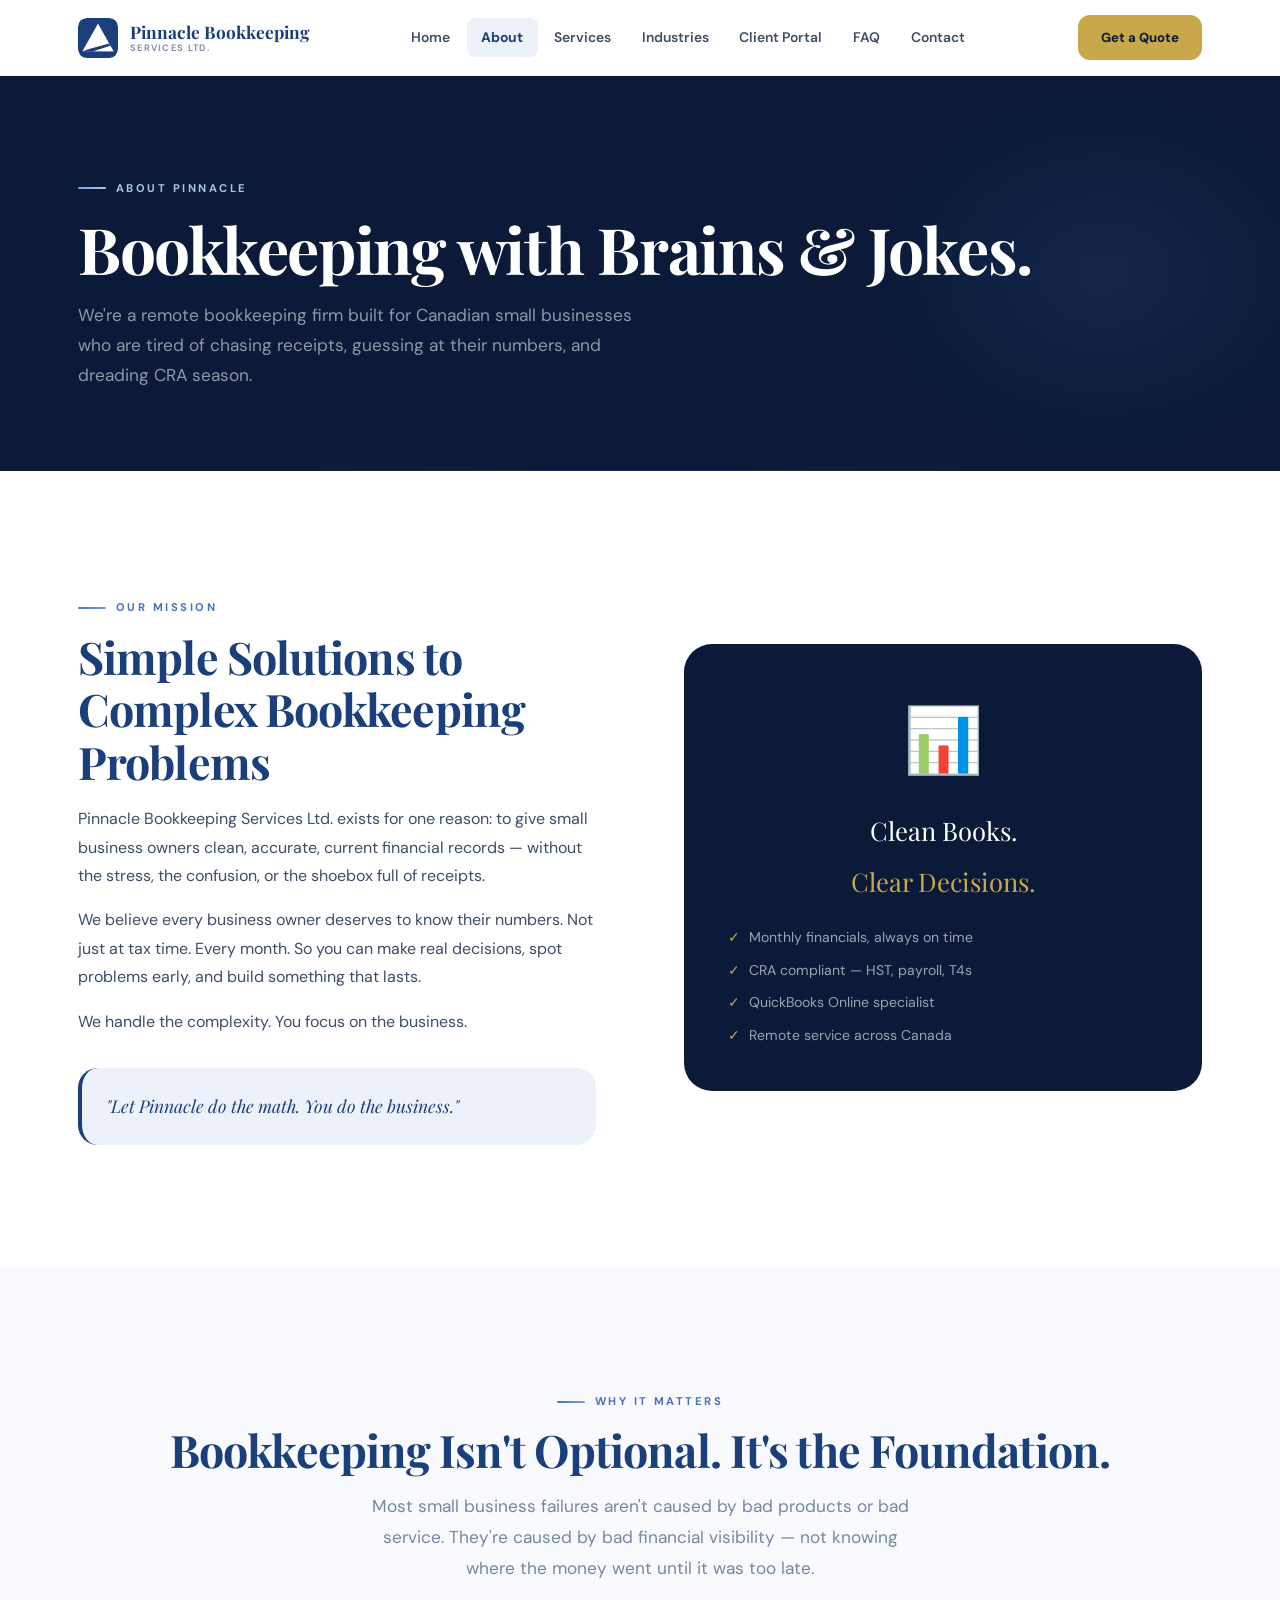
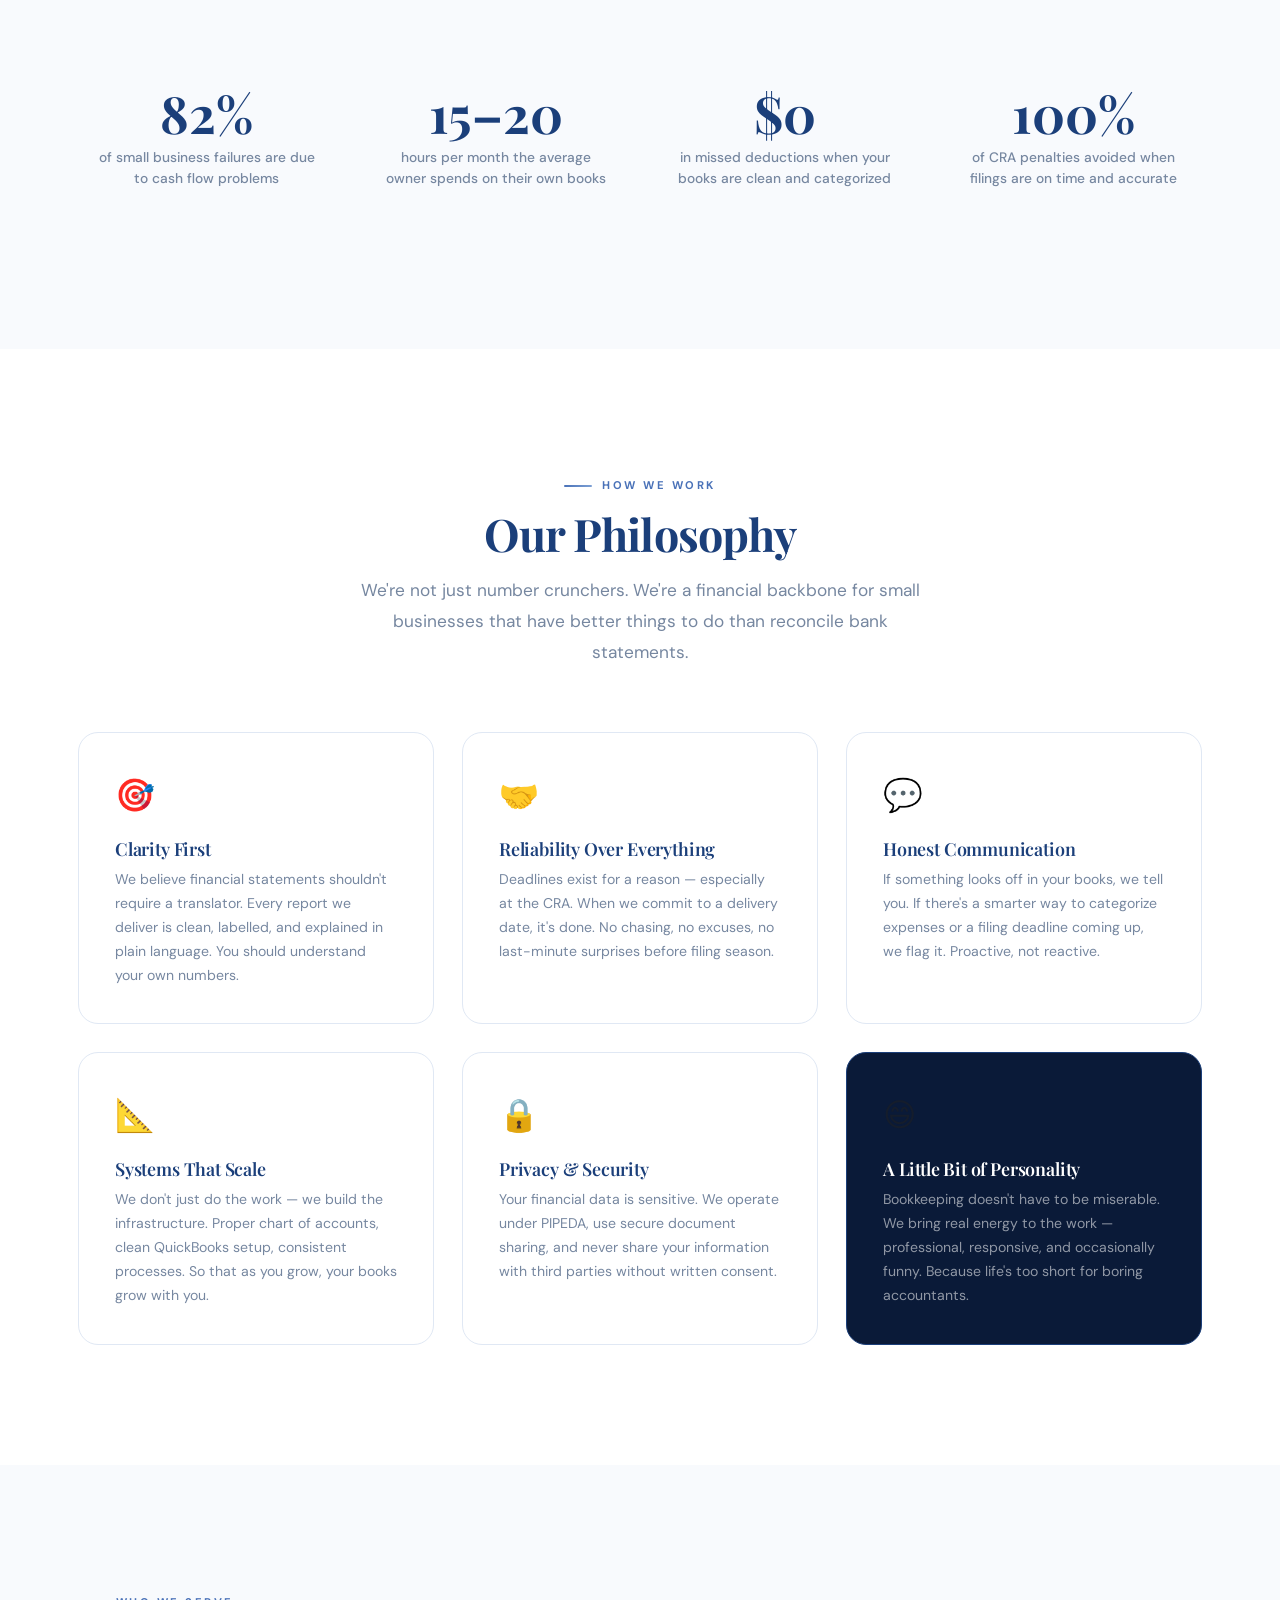
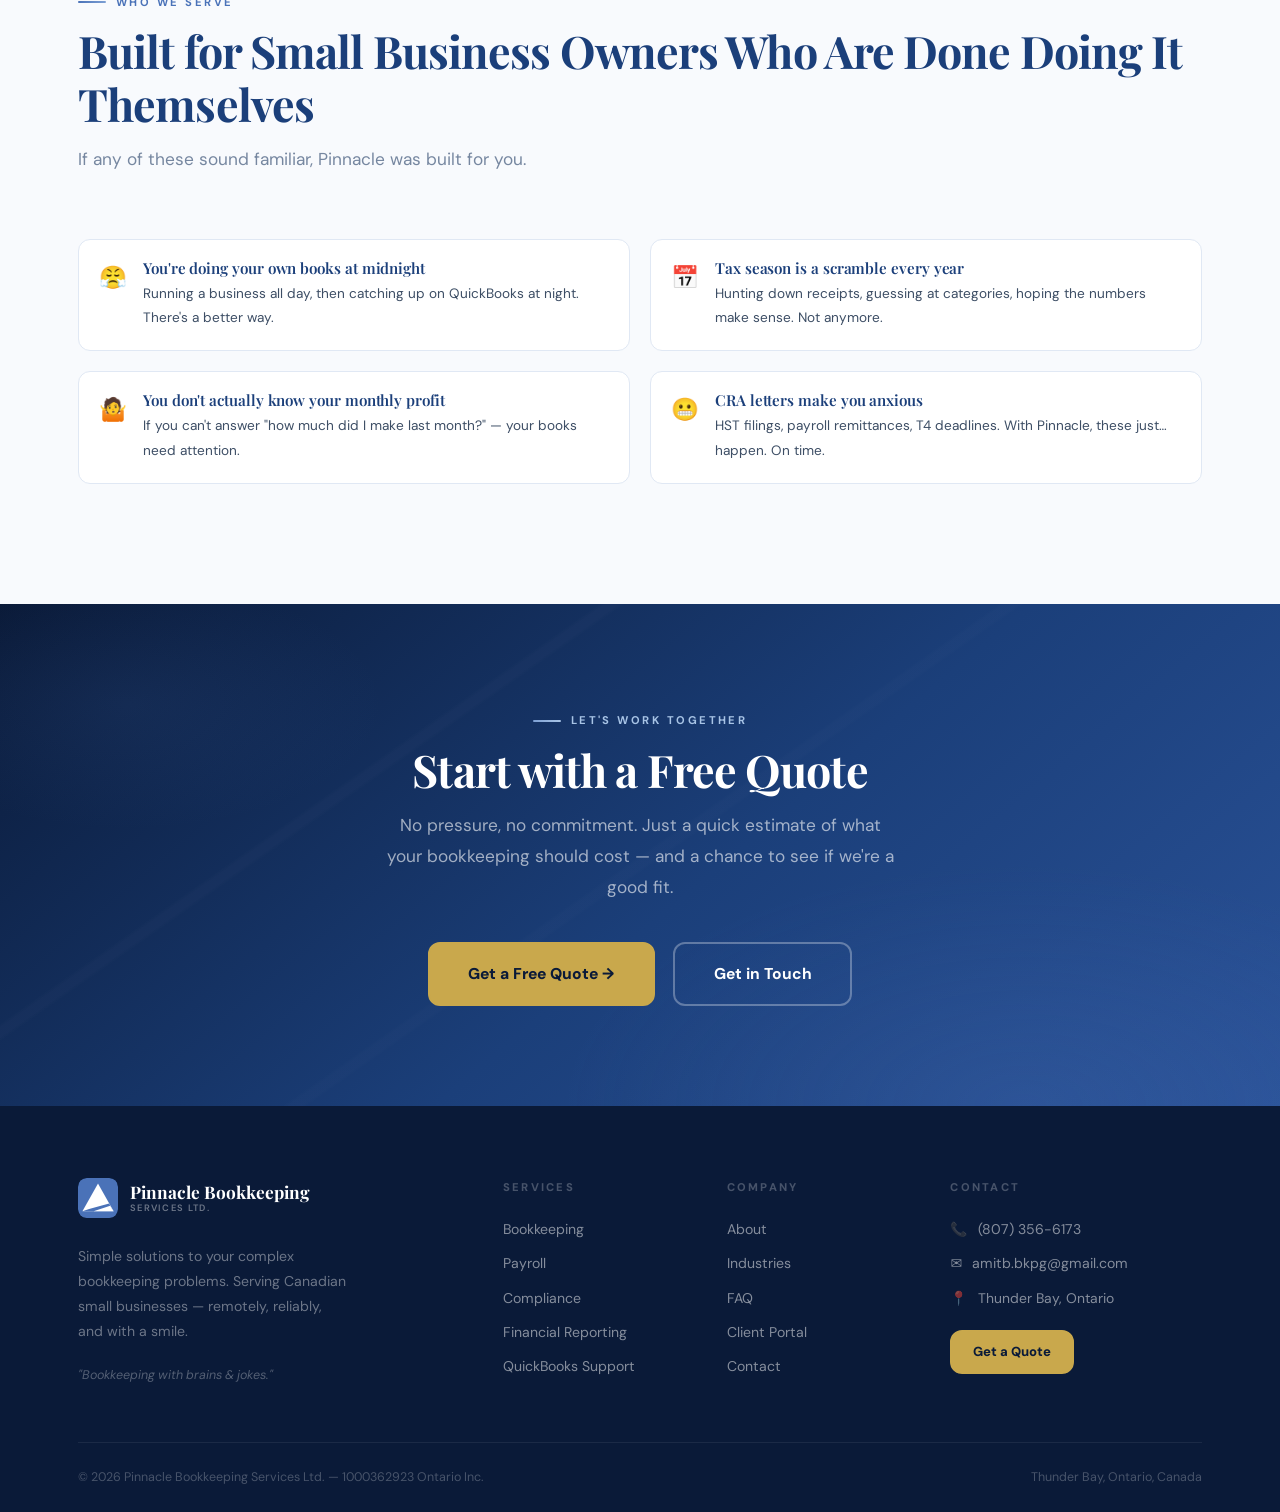
<file: about.html>
<!DOCTYPE html>
<html lang="en">
<head>
  <meta charset="UTF-8">
  <meta name="viewport" content="width=device-width, initial-scale=1.0">
  <meta name="description" content="About Pinnacle Bookkeeping Services Ltd. — Our mission, philosophy, and why we help Canadian small businesses stay financially organized and CRA compliant.">
  <title>About Us — Pinnacle Bookkeeping Services Ltd.</title>
  <link rel="stylesheet" href="css/styles.css">
  <link rel="preconnect" href="https://fonts.googleapis.com">
  <link href="https://fonts.googleapis.com/css2?family=Playfair+Display:wght@400;600;700;900&family=DM+Sans:wght@300;400;500;600;700&display=swap" rel="stylesheet">
</head>
<body>

<nav class="nav" role="navigation" aria-label="Main navigation">
  <div class="container">
    <div class="nav-inner">
      <a href="index.html" class="nav-logo">
        <svg class="nav-logo-mark" viewBox="0 0 36 36" fill="none"><rect width="36" height="36" rx="8" fill="#1B3F7A"/><polygon points="18,5 32,30 4,30" fill="white"/><polygon points="4,30 32,30 28,23 10,28" fill="#1B3F7A"/><polygon points="14,30 32,30 29,25" fill="white"/></svg>
        <div class="nav-logo-text">Pinnacle Bookkeeping<small>Services Ltd.</small></div>
      </a>
      <div class="nav-links">
        <a href="index.html" class="nav-link">Home</a>
        <a href="about.html" class="nav-link">About</a>
        <a href="services.html" class="nav-link">Services</a>
        <a href="industries.html" class="nav-link">Industries</a>
        <a href="client-portal.html" class="nav-link">Client Portal</a>
        <a href="faq.html" class="nav-link">FAQ</a>
        <a href="contact.html" class="nav-link">Contact</a>
      </div>
      <a href="quote-calculator.html" class="btn btn-quote btn-sm nav-cta">Get a Quote</a>
      <button class="nav-toggle" id="nav-toggle" aria-label="Toggle menu" aria-expanded="false"><span></span><span></span><span></span></button>
    </div>
  </div>
</nav>
<div class="mobile-nav" id="mobile-nav">
  <a href="index.html" class="mobile-nav-link">Home</a>
  <a href="about.html" class="mobile-nav-link">About</a>
  <a href="services.html" class="mobile-nav-link">Services</a>
  <a href="industries.html" class="mobile-nav-link">Industries</a>
  <a href="client-portal.html" class="mobile-nav-link">Client Portal</a>
  <a href="faq.html" class="mobile-nav-link">FAQ</a>
  <a href="contact.html" class="mobile-nav-link">Contact</a>
  <a href="quote-calculator.html" class="btn btn-quote">Get a Quote</a>
</div>

<section class="page-hero">
  <div class="container">
    <div class="eyebrow light">About Pinnacle</div>
    <h1>Bookkeeping with Brains &amp; Jokes.</h1>
    <p>We're a remote bookkeeping firm built for Canadian small businesses who are tired of chasing receipts, guessing at their numbers, and dreading CRA season.</p>
  </div>
</section>

<!-- MISSION -->
<section class="section">
  <div class="container">
    <div class="split-grid">
      <div>
        <div class="eyebrow">Our Mission</div>
        <h2>Simple Solutions to Complex Bookkeeping Problems</h2>
        <p style="margin:1rem 0 1rem;">Pinnacle Bookkeeping Services Ltd. exists for one reason: to give small business owners clean, accurate, current financial records — without the stress, the confusion, or the shoebox full of receipts.</p>
        <p style="margin-bottom:1rem;">We believe every business owner deserves to know their numbers. Not just at tax time. Every month. So you can make real decisions, spot problems early, and build something that lasts.</p>
        <p>We handle the complexity. You focus on the business.</p>
        <div style="margin-top:2rem; padding:1.5rem; background:var(--sky); border-radius:var(--radius-lg); border-left:4px solid var(--navy);">
          <div style="font-family:'Playfair Display',serif; font-size:1.1rem; color:var(--navy); font-style:italic; line-height:1.6;">"Let Pinnacle do the math. You do the business."</div>
        </div>
      </div>
      <div class="split-visual" style="background:var(--navy-deep);">
        <div style="width:100%; text-align:center;">
          <div style="font-size:4rem; margin-bottom:1rem;">📊</div>
          <div style="font-family:'Playfair Display',serif; font-size:1.6rem; color:white; margin-bottom:0.5rem;">Clean Books.</div>
          <div style="font-family:'Playfair Display',serif; font-size:1.6rem; color:#c9a84c; margin-bottom:1.5rem;">Clear Decisions.</div>
          <div style="display:flex; flex-direction:column; gap:0.6rem; text-align:left;">
            <div style="display:flex; gap:0.6rem; align-items:center; font-size:0.88rem; color:rgba(255,255,255,0.6);"><span style="color:#c9a84c; font-weight:800;">✓</span> Monthly financials, always on time</div>
            <div style="display:flex; gap:0.6rem; align-items:center; font-size:0.88rem; color:rgba(255,255,255,0.6);"><span style="color:#c9a84c; font-weight:800;">✓</span> CRA compliant — HST, payroll, T4s</div>
            <div style="display:flex; gap:0.6rem; align-items:center; font-size:0.88rem; color:rgba(255,255,255,0.6);"><span style="color:#c9a84c; font-weight:800;">✓</span> QuickBooks Online specialist</div>
            <div style="display:flex; gap:0.6rem; align-items:center; font-size:0.88rem; color:rgba(255,255,255,0.6);"><span style="color:#c9a84c; font-weight:800;">✓</span> Remote service across Canada</div>
          </div>
        </div>
      </div>
    </div>
  </div>
</section>

<!-- WHY BOOKKEEPING MATTERS -->
<section class="section section-alt">
  <div class="container">
    <div class="section-header center">
      <div class="eyebrow">Why It Matters</div>
      <h2>Bookkeeping Isn't Optional. It's the Foundation.</h2>
      <p>Most small business failures aren't caused by bad products or bad service. They're caused by bad financial visibility — not knowing where the money went until it was too late.</p>
    </div>
    <div class="stats-row">
      <div class="stat-item">
        <div class="stat-num">82%</div>
        <div class="stat-label">of small business failures are due to cash flow problems</div>
      </div>
      <div class="stat-item">
        <div class="stat-num">15–20</div>
        <div class="stat-label">hours per month the average owner spends on their own books</div>
      </div>
      <div class="stat-item">
        <div class="stat-num">$0</div>
        <div class="stat-label">in missed deductions when your books are clean and categorized</div>
      </div>
      <div class="stat-item">
        <div class="stat-num">100%</div>
        <div class="stat-label">of CRA penalties avoided when filings are on time and accurate</div>
      </div>
    </div>
  </div>
</section>

<!-- VALUES -->
<section class="section">
  <div class="container">
    <div class="section-header center">
      <div class="eyebrow">How We Work</div>
      <h2>Our Philosophy</h2>
      <p>We're not just number crunchers. We're a financial backbone for small businesses that have better things to do than reconcile bank statements.</p>
    </div>
    <div class="about-values">
      <div class="value-card">
        <div style="font-size:2rem; margin-bottom:1rem;">🎯</div>
        <h3>Clarity First</h3>
        <p>We believe financial statements shouldn't require a translator. Every report we deliver is clean, labelled, and explained in plain language. You should understand your own numbers.</p>
      </div>
      <div class="value-card">
        <div style="font-size:2rem; margin-bottom:1rem;">🤝</div>
        <h3>Reliability Over Everything</h3>
        <p>Deadlines exist for a reason — especially at the CRA. When we commit to a delivery date, it's done. No chasing, no excuses, no last-minute surprises before filing season.</p>
      </div>
      <div class="value-card">
        <div style="font-size:2rem; margin-bottom:1rem;">💬</div>
        <h3>Honest Communication</h3>
        <p>If something looks off in your books, we tell you. If there's a smarter way to categorize expenses or a filing deadline coming up, we flag it. Proactive, not reactive.</p>
      </div>
      <div class="value-card">
        <div style="font-size:2rem; margin-bottom:1rem;">📐</div>
        <h3>Systems That Scale</h3>
        <p>We don't just do the work — we build the infrastructure. Proper chart of accounts, clean QuickBooks setup, consistent processes. So that as you grow, your books grow with you.</p>
      </div>
      <div class="value-card">
        <div style="font-size:2rem; margin-bottom:1rem;">🔒</div>
        <h3>Privacy &amp; Security</h3>
        <p>Your financial data is sensitive. We operate under PIPEDA, use secure document sharing, and never share your information with third parties without written consent.</p>
      </div>
      <div class="value-card" style="background:var(--navy-deep); border-color:var(--navy);">
        <div style="font-size:2rem; margin-bottom:1rem;">😄</div>
        <h3 style="color:white;">A Little Bit of Personality</h3>
        <p style="color:rgba(255,255,255,0.55);">Bookkeeping doesn't have to be miserable. We bring real energy to the work — professional, responsive, and occasionally funny. Because life's too short for boring accountants.</p>
      </div>
    </div>
  </div>
</section>

<!-- WHO WE SERVE -->
<section class="section section-alt">
  <div class="container">
    <div class="section-header">
      <div class="eyebrow">Who We Serve</div>
      <h2>Built for Small Business Owners Who Are Done Doing It Themselves</h2>
      <p>If any of these sound familiar, Pinnacle was built for you.</p>
    </div>
    <div style="display:grid; grid-template-columns:1fr 1fr; gap:1.25rem;">
      <div style="display:flex; gap:1rem; padding:1.25rem; background:white; border-radius:var(--radius); border:1.5px solid var(--border);">
        <span style="font-size:1.4rem; flex-shrink:0;">😤</span>
        <div>
          <h4 style="margin-bottom:0.25rem; font-size:0.95rem;">You're doing your own books at midnight</h4>
          <p style="font-size:0.85rem; margin:0;">Running a business all day, then catching up on QuickBooks at night. There's a better way.</p>
        </div>
      </div>
      <div style="display:flex; gap:1rem; padding:1.25rem; background:white; border-radius:var(--radius); border:1.5px solid var(--border);">
        <span style="font-size:1.4rem; flex-shrink:0;">📅</span>
        <div>
          <h4 style="margin-bottom:0.25rem; font-size:0.95rem;">Tax season is a scramble every year</h4>
          <p style="font-size:0.85rem; margin:0;">Hunting down receipts, guessing at categories, hoping the numbers make sense. Not anymore.</p>
        </div>
      </div>
      <div style="display:flex; gap:1rem; padding:1.25rem; background:white; border-radius:var(--radius); border:1.5px solid var(--border);">
        <span style="font-size:1.4rem; flex-shrink:0;">🤷</span>
        <div>
          <h4 style="margin-bottom:0.25rem; font-size:0.95rem;">You don't actually know your monthly profit</h4>
          <p style="font-size:0.85rem; margin:0;">If you can't answer "how much did I make last month?" — your books need attention.</p>
        </div>
      </div>
      <div style="display:flex; gap:1rem; padding:1.25rem; background:white; border-radius:var(--radius); border:1.5px solid var(--border);">
        <span style="font-size:1.4rem; flex-shrink:0;">😬</span>
        <div>
          <h4 style="margin-bottom:0.25rem; font-size:0.95rem;">CRA letters make you anxious</h4>
          <p style="font-size:0.85rem; margin:0;">HST filings, payroll remittances, T4 deadlines. With Pinnacle, these just… happen. On time.</p>
        </div>
      </div>
    </div>
  </div>
</section>

<!-- CTA -->
<section class="cta-band">
  <div class="container">
    <div class="eyebrow light" style="justify-content:center;">Let's Work Together</div>
    <h2>Start with a Free Quote</h2>
    <p>No pressure, no commitment. Just a quick estimate of what your bookkeeping should cost — and a chance to see if we're a good fit.</p>
    <div class="cta-actions">
      <a href="quote-calculator.html" class="btn btn-quote btn-lg">Get a Free Quote →</a>
      <a href="contact.html" class="btn btn-outline-white btn-lg">Get in Touch</a>
    </div>
  </div>
</section>

<footer role="contentinfo">
  <div class="container">
    <div class="footer-grid">
      <div class="footer-brand">
        <a href="index.html" class="nav-logo" style="margin-bottom:0.5rem; display:inline-flex;">
          <svg class="nav-logo-mark" viewBox="0 0 36 36" fill="none"><rect width="36" height="36" rx="8" fill="#4A72B8"/><polygon points="18,5 32,30 4,30" fill="white"/><polygon points="4,30 32,30 28,23 10,28" fill="#4A72B8"/><polygon points="14,30 32,30 29,25" fill="white"/></svg>
          <div class="nav-logo-text" style="color:white;">Pinnacle Bookkeeping<small style="color:rgba(255,255,255,0.4);">Services Ltd.</small></div>
        </a>
        <p>Simple solutions to your complex bookkeeping problems. Serving Canadian small businesses — remotely, reliably, and with a smile.</p>
        <div style="font-size:0.78rem; color:rgba(255,255,255,0.3); font-style:italic;">"Bookkeeping with brains &amp; jokes."</div>
      </div>
      <div>
        <div class="footer-heading">Services</div>
        <div class="footer-links">
          <a href="services.html#bookkeeping" class="footer-link">Bookkeeping</a>
          <a href="services.html#payroll" class="footer-link">Payroll</a>
          <a href="services.html#compliance" class="footer-link">Compliance</a>
          <a href="services.html#reporting" class="footer-link">Financial Reporting</a>
          <a href="services.html#quickbooks" class="footer-link">QuickBooks Support</a>
        </div>
      </div>
      <div>
        <div class="footer-heading">Company</div>
        <div class="footer-links">
          <a href="about.html" class="footer-link">About</a>
          <a href="industries.html" class="footer-link">Industries</a>
          <a href="faq.html" class="footer-link">FAQ</a>
          <a href="client-portal.html" class="footer-link">Client Portal</a>
          <a href="contact.html" class="footer-link">Contact</a>
        </div>
      </div>
      <div>
        <div class="footer-heading">Contact</div>
        <div class="footer-contact-item"><span>📞</span><a href="tel:8073566173" class="footer-link" style="margin:0;">(807) 356-6173</a></div>
        <div class="footer-contact-item"><span>✉️</span><a href="mailto:amitb.bkpg@gmail.com" class="footer-link" style="margin:0;">amitb.bkpg@gmail.com</a></div>
        <div class="footer-contact-item"><span>📍</span><span>Thunder Bay, Ontario</span></div>
        <div style="margin-top:1.25rem;"><a href="quote-calculator.html" class="btn btn-quote btn-sm">Get a Quote</a></div>
      </div>
    </div>
    <div class="footer-bottom">
      <div>© 2026 Pinnacle Bookkeeping Services Ltd. — 1000362923 Ontario Inc.</div>
      <div>Thunder Bay, Ontario, Canada</div>
    </div>
  </div>
</footer>

<script src="js/script.js"></script>
</body>
</html>
</file>
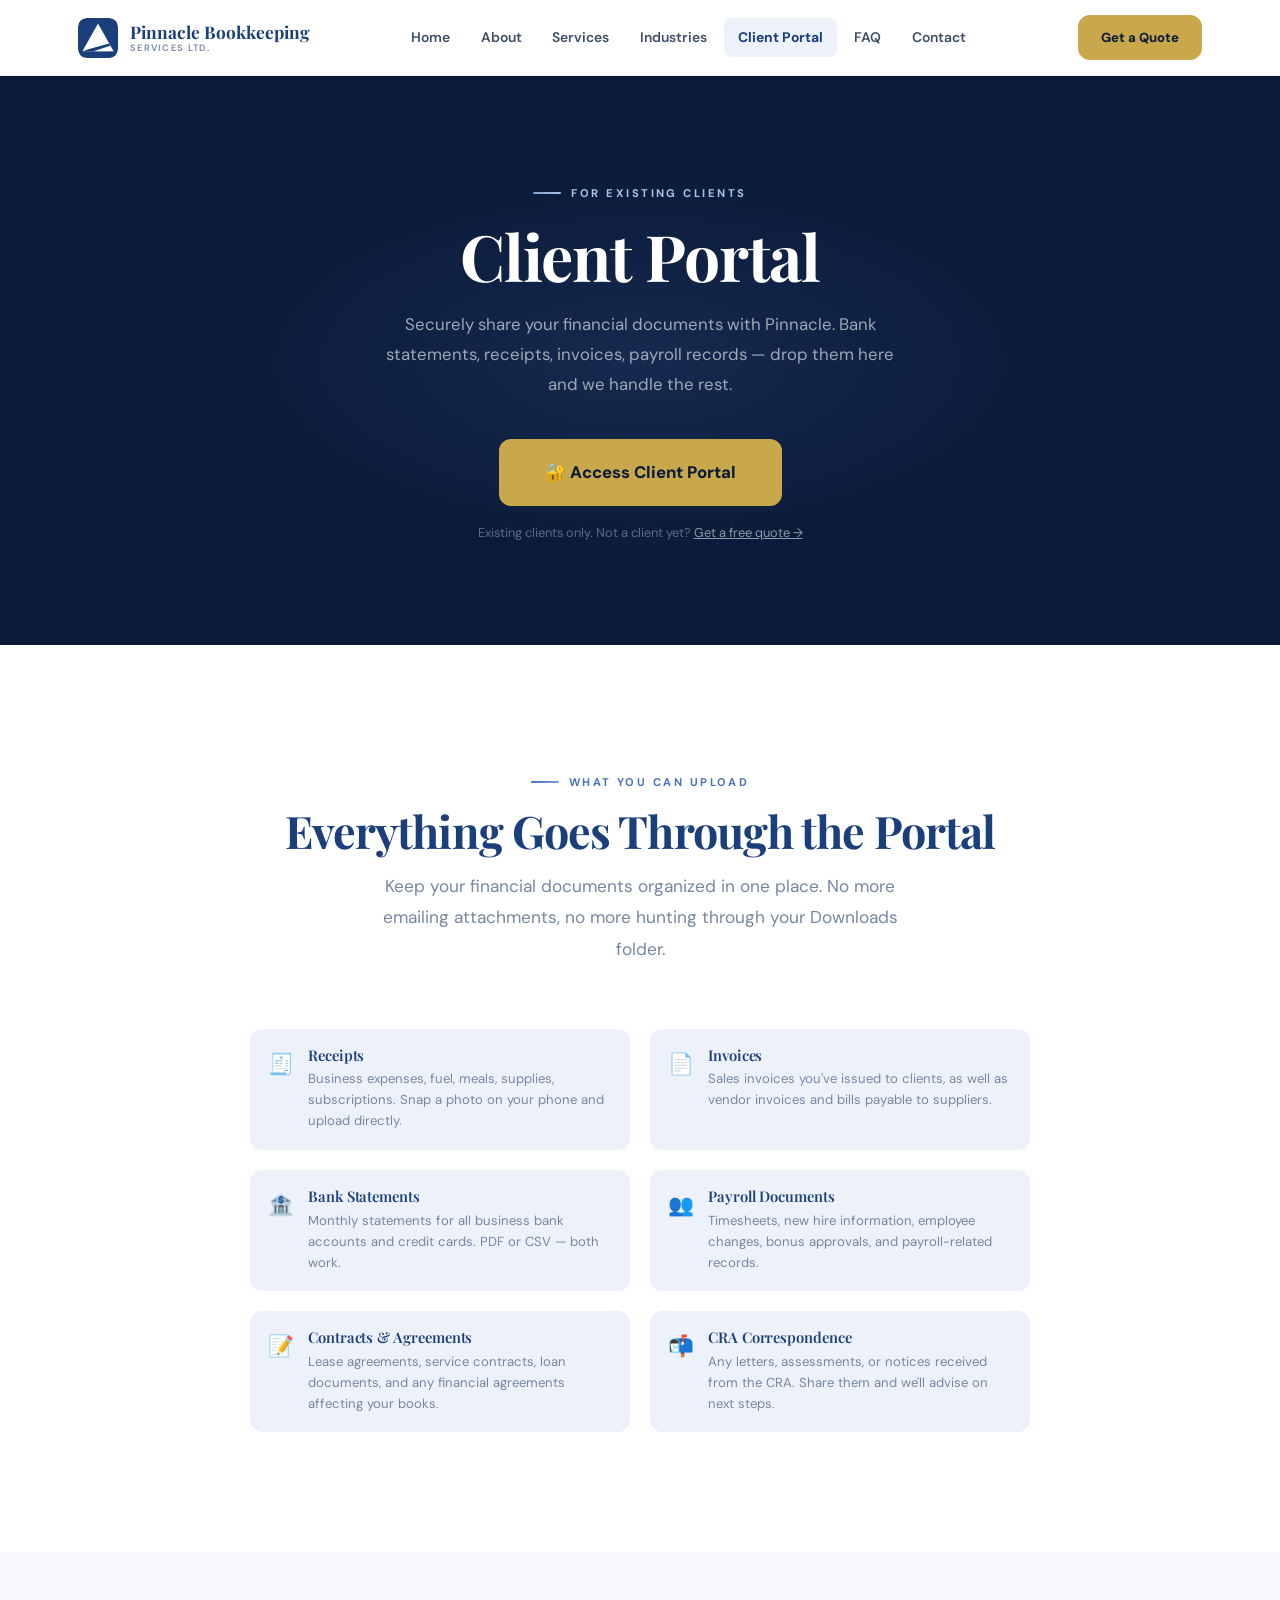
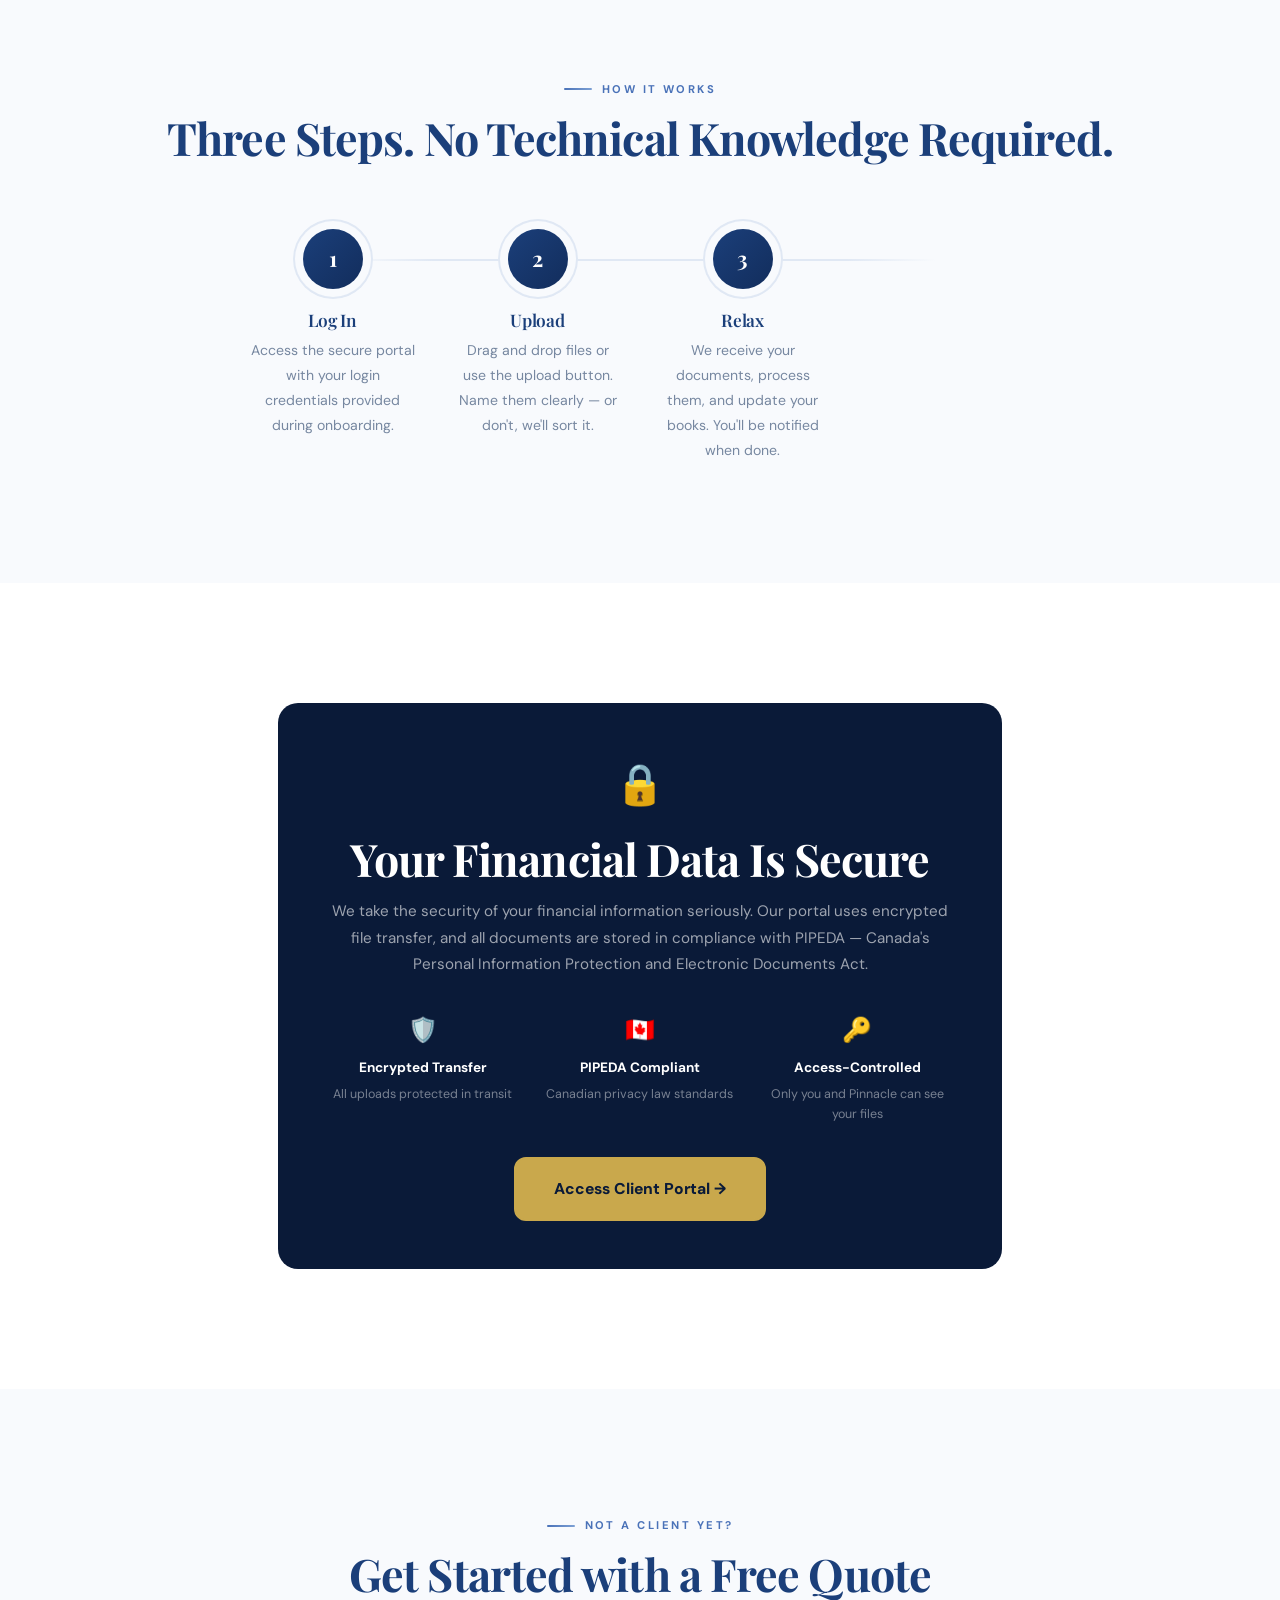
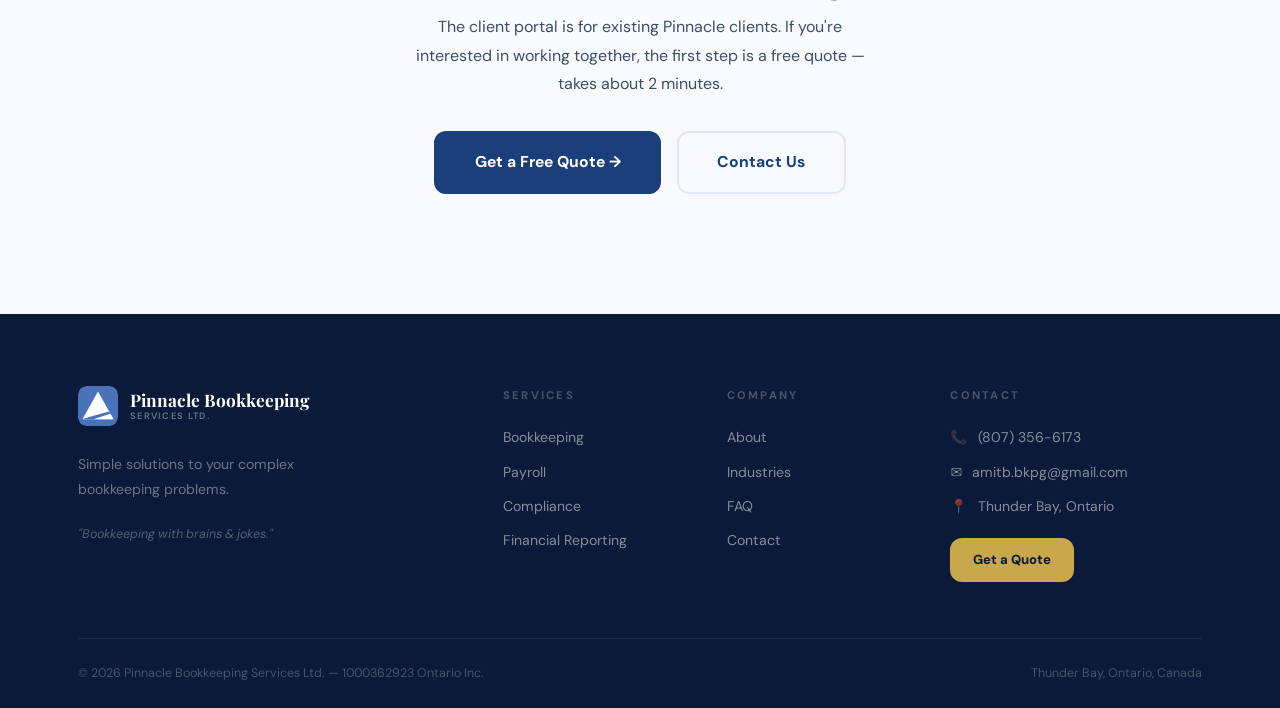
<file: client-portal.html>
<!DOCTYPE html>
<html lang="en">
<head>
  <meta charset="UTF-8">
  <meta name="viewport" content="width=device-width, initial-scale=1.0">
  <meta name="description" content="Pinnacle Bookkeeping Client Portal — Securely upload financial documents, receipts, invoices, bank statements, and payroll records for your bookkeeper.">
  <title>Client Portal — Pinnacle Bookkeeping Services Ltd.</title>
  <link rel="stylesheet" href="css/styles.css">
  <link rel="preconnect" href="https://fonts.googleapis.com">
  <link href="https://fonts.googleapis.com/css2?family=Playfair+Display:wght@400;600;700;900&family=DM+Sans:wght@300;400;500;600;700&display=swap" rel="stylesheet">
</head>
<body>

<nav class="nav" role="navigation" aria-label="Main navigation">
  <div class="container">
    <div class="nav-inner">
      <a href="index.html" class="nav-logo">
        <svg class="nav-logo-mark" viewBox="0 0 36 36" fill="none"><rect width="36" height="36" rx="8" fill="#1B3F7A"/><polygon points="18,5 32,30 4,30" fill="white"/><polygon points="4,30 32,30 28,23 10,28" fill="#1B3F7A"/><polygon points="14,30 32,30 29,25" fill="white"/></svg>
        <div class="nav-logo-text">Pinnacle Bookkeeping<small>Services Ltd.</small></div>
      </a>
      <div class="nav-links">
        <a href="index.html" class="nav-link">Home</a>
        <a href="about.html" class="nav-link">About</a>
        <a href="services.html" class="nav-link">Services</a>
        <a href="industries.html" class="nav-link">Industries</a>
        <a href="client-portal.html" class="nav-link">Client Portal</a>
        <a href="faq.html" class="nav-link">FAQ</a>
        <a href="contact.html" class="nav-link">Contact</a>
      </div>
      <a href="quote-calculator.html" class="btn btn-quote btn-sm nav-cta">Get a Quote</a>
      <button class="nav-toggle" id="nav-toggle" aria-label="Toggle menu" aria-expanded="false"><span></span><span></span><span></span></button>
    </div>
  </div>
</nav>
<div class="mobile-nav" id="mobile-nav">
  <a href="index.html" class="mobile-nav-link">Home</a>
  <a href="about.html" class="mobile-nav-link">About</a>
  <a href="services.html" class="mobile-nav-link">Services</a>
  <a href="industries.html" class="mobile-nav-link">Industries</a>
  <a href="client-portal.html" class="mobile-nav-link">Client Portal</a>
  <a href="faq.html" class="mobile-nav-link">FAQ</a>
  <a href="contact.html" class="mobile-nav-link">Contact</a>
  <a href="quote-calculator.html" class="btn btn-quote">Get a Quote</a>
</div>

<!-- PORTAL HERO -->
<section style="background:var(--navy-deep); padding:100px 0; text-align:center; position:relative; overflow:hidden;">
  <div style="position:absolute; inset:0; background:radial-gradient(ellipse 60% 60% at 50% 50%, rgba(74,114,184,0.18) 0%, transparent 60%);"></div>
  <div class="container" style="position:relative;">
    <div class="eyebrow light" style="justify-content:center; margin-bottom:1rem;">For Existing Clients</div>
    <h1 style="color:white; margin-bottom:1rem;">Client Portal</h1>
    <p style="color:rgba(255,255,255,0.6); font-size:1.05rem; max-width:520px; margin:0 auto 2.5rem;">Securely share your financial documents with Pinnacle. Bank statements, receipts, invoices, payroll records — drop them here and we handle the rest.</p>
    <a href="portal-login.html" class="btn btn-quote btn-lg" style="font-size:1.05rem; padding:1.1rem 2.75rem;">
      🔐 Access Client Portal
    </a>
    <p style="color:rgba(255,255,255,0.35); font-size:0.8rem; margin-top:1rem;">Existing clients only. Not a client yet? <a href="quote-calculator.html" style="color:rgba(255,255,255,0.55); text-decoration:underline;">Get a free quote →</a></p>
  </div>
</section>

<!-- WHAT TO UPLOAD -->
<section class="section">
  <div class="container">
    <div class="section-header center">
      <div class="eyebrow">What You Can Upload</div>
      <h2>Everything Goes Through the Portal</h2>
      <p>Keep your financial documents organized in one place. No more emailing attachments, no more hunting through your Downloads folder.</p>
    </div>

    <div class="portal-features" style="max-width:780px; margin:0 auto; display:grid; grid-template-columns:1fr 1fr; gap:1.25rem;">
      <div class="portal-feature">
        <div class="portal-feature-icon">🧾</div>
        <div>
          <h4>Receipts</h4>
          <p>Business expenses, fuel, meals, supplies, subscriptions. Snap a photo on your phone and upload directly.</p>
        </div>
      </div>
      <div class="portal-feature">
        <div class="portal-feature-icon">📄</div>
        <div>
          <h4>Invoices</h4>
          <p>Sales invoices you've issued to clients, as well as vendor invoices and bills payable to suppliers.</p>
        </div>
      </div>
      <div class="portal-feature">
        <div class="portal-feature-icon">🏦</div>
        <div>
          <h4>Bank Statements</h4>
          <p>Monthly statements for all business bank accounts and credit cards. PDF or CSV — both work.</p>
        </div>
      </div>
      <div class="portal-feature">
        <div class="portal-feature-icon">👥</div>
        <div>
          <h4>Payroll Documents</h4>
          <p>Timesheets, new hire information, employee changes, bonus approvals, and payroll-related records.</p>
        </div>
      </div>
      <div class="portal-feature">
        <div class="portal-feature-icon">📝</div>
        <div>
          <h4>Contracts &amp; Agreements</h4>
          <p>Lease agreements, service contracts, loan documents, and any financial agreements affecting your books.</p>
        </div>
      </div>
      <div class="portal-feature">
        <div class="portal-feature-icon">📬</div>
        <div>
          <h4>CRA Correspondence</h4>
          <p>Any letters, assessments, or notices received from the CRA. Share them and we'll advise on next steps.</p>
        </div>
      </div>
    </div>
  </div>
</section>

<!-- HOW IT WORKS -->
<section class="section section-alt">
  <div class="container">
    <div class="section-header center">
      <div class="eyebrow">How It Works</div>
      <h2>Three Steps. No Technical Knowledge Required.</h2>
    </div>
    <div class="process-steps" style="max-width:780px; margin:0 auto;">
      <div class="process-step">
        <div class="step-num">1</div>
        <h4>Log In</h4>
        <p>Access the secure portal with your login credentials provided during onboarding.</p>
      </div>
      <div class="process-step">
        <div class="step-num">2</div>
        <h4>Upload</h4>
        <p>Drag and drop files or use the upload button. Name them clearly — or don't, we'll sort it.</p>
      </div>
      <div class="process-step">
        <div class="step-num">3</div>
        <h4>Relax</h4>
        <p>We receive your documents, process them, and update your books. You'll be notified when done.</p>
      </div>
    </div>
  </div>
</section>

<!-- SECURITY -->
<section class="section">
  <div class="container-sm">
    <div style="background:var(--navy-deep); border-radius:var(--radius-lg); padding:3rem; text-align:center;">
      <div style="font-size:2.5rem; margin-bottom:1rem;">🔒</div>
      <h2 style="color:white; margin-bottom:0.75rem;">Your Financial Data Is Secure</h2>
      <p style="color:rgba(255,255,255,0.6); margin-bottom:2rem; font-size:0.95rem; line-height:1.75;">We take the security of your financial information seriously. Our portal uses encrypted file transfer, and all documents are stored in compliance with PIPEDA — Canada's Personal Information Protection and Electronic Documents Act.</p>
      <div style="display:grid; grid-template-columns:repeat(3, 1fr); gap:1.5rem; text-align:center; margin-bottom:2rem;">
        <div>
          <div style="font-size:1.5rem; margin-bottom:0.5rem;">🛡️</div>
          <div style="font-size:0.85rem; font-weight:700; color:white; margin-bottom:0.25rem;">Encrypted Transfer</div>
          <div style="font-size:0.78rem; color:rgba(255,255,255,0.45);">All uploads protected in transit</div>
        </div>
        <div>
          <div style="font-size:1.5rem; margin-bottom:0.5rem;">🇨🇦</div>
          <div style="font-size:0.85rem; font-weight:700; color:white; margin-bottom:0.25rem;">PIPEDA Compliant</div>
          <div style="font-size:0.78rem; color:rgba(255,255,255,0.45);">Canadian privacy law standards</div>
        </div>
        <div>
          <div style="font-size:1.5rem; margin-bottom:0.5rem;">🔑</div>
          <div style="font-size:0.85rem; font-weight:700; color:white; margin-bottom:0.25rem;">Access-Controlled</div>
          <div style="font-size:0.78rem; color:rgba(255,255,255,0.45);">Only you and Pinnacle can see your files</div>
        </div>
      </div>
      <a href="portal-login.html" class="btn btn-quote btn-lg">Access Client Portal →</a>
    </div>
  </div>
</section>

<!-- NOT A CLIENT YET -->
<section class="section section-alt">
  <div class="container-sm" style="text-align:center;">
    <div class="eyebrow" style="justify-content:center;">Not a Client Yet?</div>
    <h2>Get Started with a Free Quote</h2>
    <p style="max-width:480px; margin:0.75rem auto 2rem;">The client portal is for existing Pinnacle clients. If you're interested in working together, the first step is a free quote — takes about 2 minutes.</p>
    <div style="display:flex; gap:1rem; justify-content:center; flex-wrap:wrap;">
      <a href="quote-calculator.html" class="btn btn-primary btn-lg">Get a Free Quote →</a>
      <a href="contact.html" class="btn btn-outline btn-lg">Contact Us</a>
    </div>
  </div>
</section>

<footer role="contentinfo">
  <div class="container">
    <div class="footer-grid">
      <div class="footer-brand">
        <a href="index.html" class="nav-logo" style="margin-bottom:0.5rem; display:inline-flex;">
          <svg class="nav-logo-mark" viewBox="0 0 36 36" fill="none"><rect width="36" height="36" rx="8" fill="#4A72B8"/><polygon points="18,5 32,30 4,30" fill="white"/><polygon points="4,30 32,30 28,23 10,28" fill="#4A72B8"/><polygon points="14,30 32,30 29,25" fill="white"/></svg>
          <div class="nav-logo-text" style="color:white;">Pinnacle Bookkeeping<small style="color:rgba(255,255,255,0.4);">Services Ltd.</small></div>
        </a>
        <p>Simple solutions to your complex bookkeeping problems.</p>
        <div style="font-size:0.78rem; color:rgba(255,255,255,0.3); font-style:italic;">"Bookkeeping with brains &amp; jokes."</div>
      </div>
      <div>
        <div class="footer-heading">Services</div>
        <div class="footer-links">
          <a href="services.html#bookkeeping" class="footer-link">Bookkeeping</a>
          <a href="services.html#payroll" class="footer-link">Payroll</a>
          <a href="services.html#compliance" class="footer-link">Compliance</a>
          <a href="services.html#reporting" class="footer-link">Financial Reporting</a>
        </div>
      </div>
      <div>
        <div class="footer-heading">Company</div>
        <div class="footer-links">
          <a href="about.html" class="footer-link">About</a>
          <a href="industries.html" class="footer-link">Industries</a>
          <a href="faq.html" class="footer-link">FAQ</a>
          <a href="contact.html" class="footer-link">Contact</a>
        </div>
      </div>
      <div>
        <div class="footer-heading">Contact</div>
        <div class="footer-contact-item"><span>📞</span><a href="tel:8073566173" class="footer-link" style="margin:0;">(807) 356-6173</a></div>
        <div class="footer-contact-item"><span>✉️</span><a href="mailto:amitb.bkpg@gmail.com" class="footer-link" style="margin:0;">amitb.bkpg@gmail.com</a></div>
        <div class="footer-contact-item"><span>📍</span><span>Thunder Bay, Ontario</span></div>
        <div style="margin-top:1.25rem;"><a href="quote-calculator.html" class="btn btn-quote btn-sm">Get a Quote</a></div>
      </div>
    </div>
    <div class="footer-bottom">
      <div>© 2026 Pinnacle Bookkeeping Services Ltd. — 1000362923 Ontario Inc.</div>
      <div>Thunder Bay, Ontario, Canada</div>
    </div>
  </div>
</footer>

<script src="js/script.js"></script>
</body>
</html>
</file>
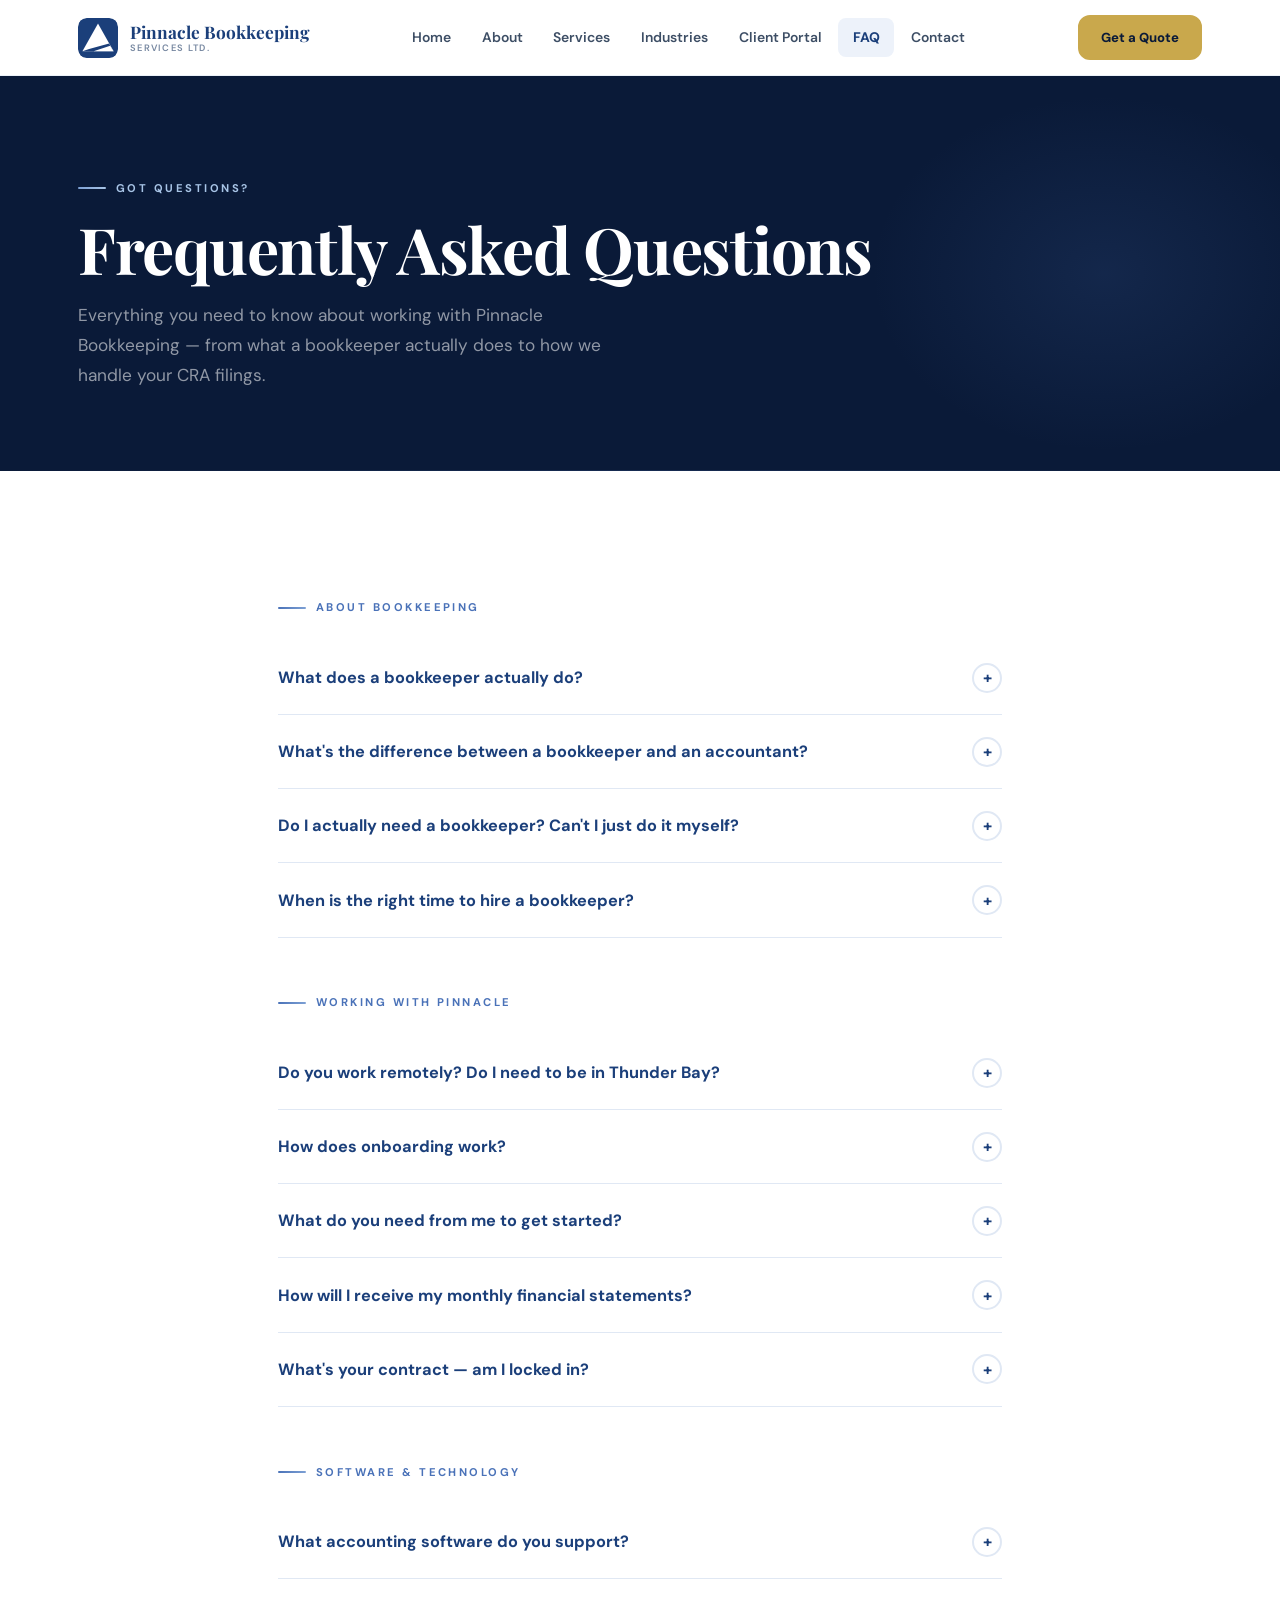
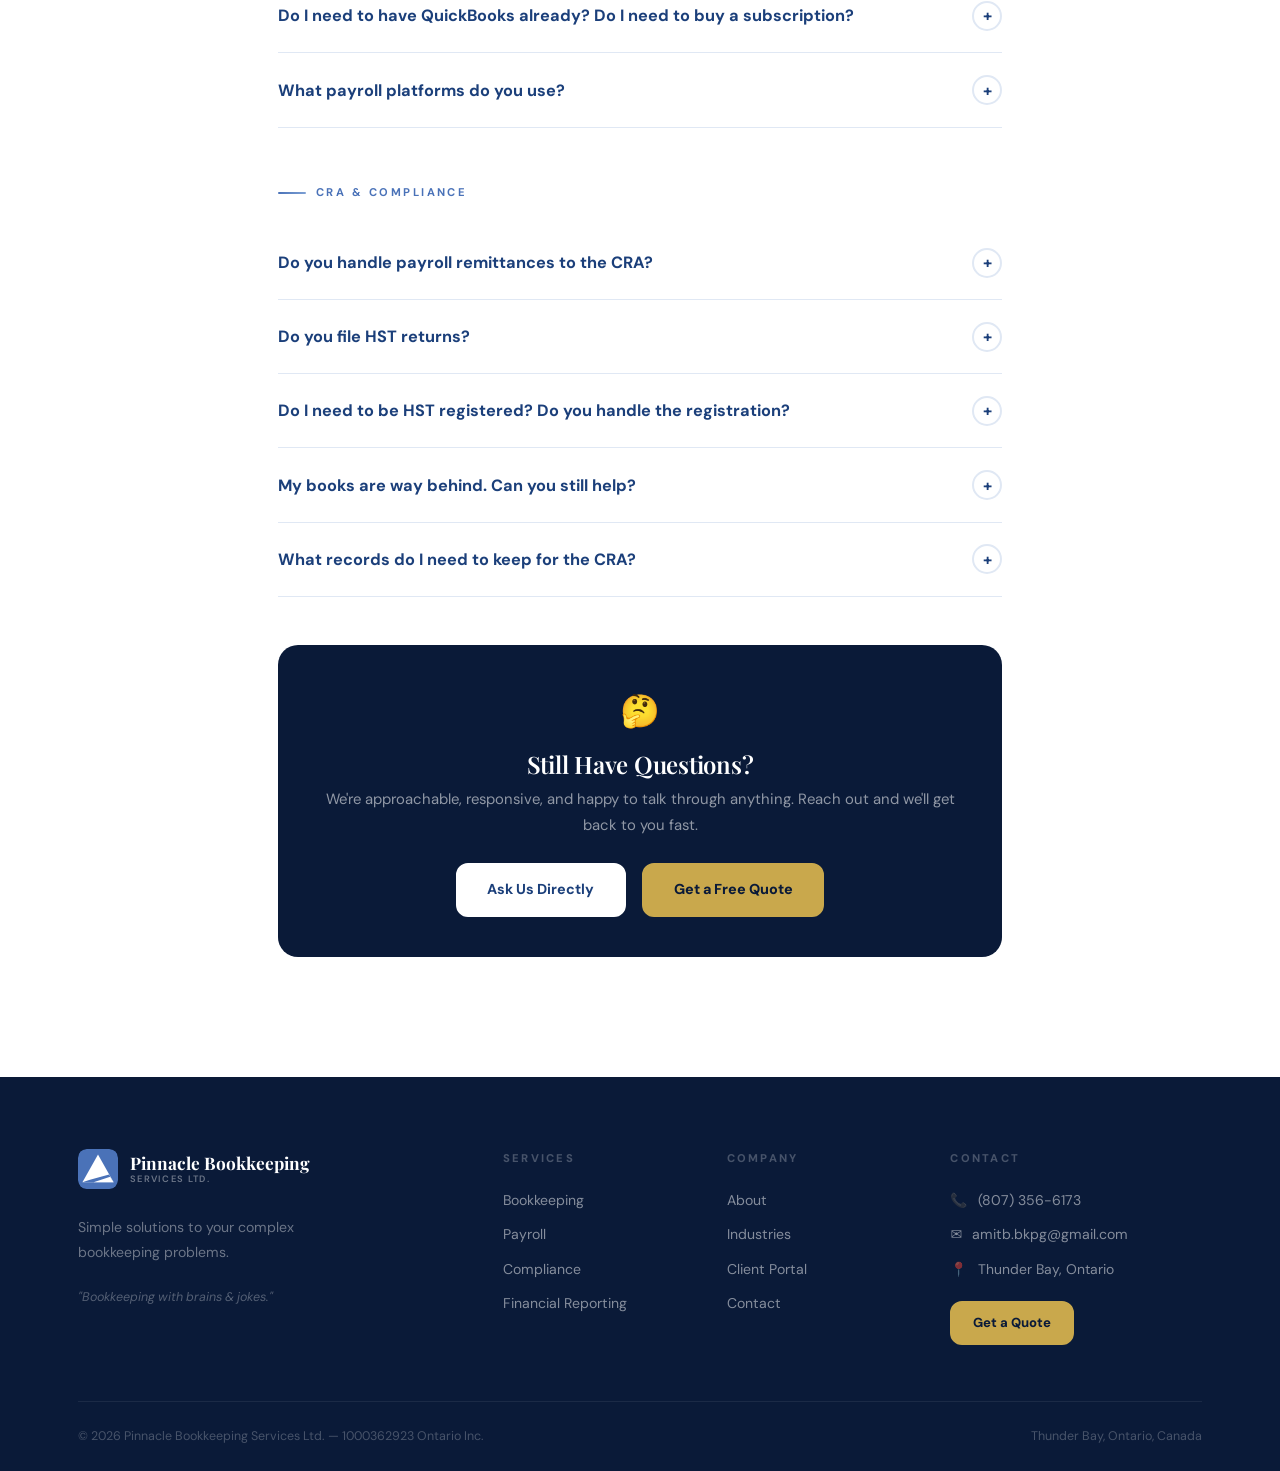
<file: faq.html>
<!DOCTYPE html>
<html lang="en">
<head>
  <meta charset="UTF-8">
  <meta name="viewport" content="width=device-width, initial-scale=1.0">
  <meta name="description" content="Frequently asked questions about Pinnacle Bookkeeping Services — bookkeeping, payroll, HST filing, QuickBooks, remote work, and CRA compliance for Canadian small businesses.">
  <title>FAQ — Pinnacle Bookkeeping Services Ltd.</title>
  <link rel="stylesheet" href="css/styles.css">
  <link rel="preconnect" href="https://fonts.googleapis.com">
  <link href="https://fonts.googleapis.com/css2?family=Playfair+Display:wght@400;600;700;900&family=DM+Sans:wght@300;400;500;600;700&display=swap" rel="stylesheet">
</head>
<body>

<nav class="nav" role="navigation" aria-label="Main navigation">
  <div class="container">
    <div class="nav-inner">
      <a href="index.html" class="nav-logo">
        <svg class="nav-logo-mark" viewBox="0 0 36 36" fill="none"><rect width="36" height="36" rx="8" fill="#1B3F7A"/><polygon points="18,5 32,30 4,30" fill="white"/><polygon points="4,30 32,30 28,23 10,28" fill="#1B3F7A"/><polygon points="14,30 32,30 29,25" fill="white"/></svg>
        <div class="nav-logo-text">Pinnacle Bookkeeping<small>Services Ltd.</small></div>
      </a>
      <div class="nav-links">
        <a href="index.html" class="nav-link">Home</a>
        <a href="about.html" class="nav-link">About</a>
        <a href="services.html" class="nav-link">Services</a>
        <a href="industries.html" class="nav-link">Industries</a>
        <a href="client-portal.html" class="nav-link">Client Portal</a>
        <a href="faq.html" class="nav-link">FAQ</a>
        <a href="contact.html" class="nav-link">Contact</a>
      </div>
      <a href="quote-calculator.html" class="btn btn-quote btn-sm nav-cta">Get a Quote</a>
      <button class="nav-toggle" id="nav-toggle" aria-label="Toggle menu" aria-expanded="false"><span></span><span></span><span></span></button>
    </div>
  </div>
</nav>
<div class="mobile-nav" id="mobile-nav">
  <a href="index.html" class="mobile-nav-link">Home</a>
  <a href="about.html" class="mobile-nav-link">About</a>
  <a href="services.html" class="mobile-nav-link">Services</a>
  <a href="industries.html" class="mobile-nav-link">Industries</a>
  <a href="client-portal.html" class="mobile-nav-link">Client Portal</a>
  <a href="faq.html" class="mobile-nav-link">FAQ</a>
  <a href="contact.html" class="mobile-nav-link">Contact</a>
  <a href="quote-calculator.html" class="btn btn-quote">Get a Quote</a>
</div>

<section class="page-hero">
  <div class="container">
    <div class="eyebrow light">Got Questions?</div>
    <h1>Frequently Asked Questions</h1>
    <p>Everything you need to know about working with Pinnacle Bookkeeping — from what a bookkeeper actually does to how we handle your CRA filings.</p>
  </div>
</section>

<section class="section">
  <div class="container-sm">

    <!-- CATEGORY: ABOUT BOOKKEEPING -->
    <div style="margin-bottom:3rem;">
      <div class="eyebrow" style="margin-bottom:1.5rem;">About Bookkeeping</div>
      <div class="faq-list">

        <div class="faq-item">
          <button class="faq-question">
            What does a bookkeeper actually do?
            <div class="faq-icon">+</div>
          </button>
          <div class="faq-answer">
            A bookkeeper records, organizes, and reconciles all the financial transactions in your business. That means every purchase, every sale, every payment, and every deposit gets recorded in the correct account, in the correct period, with the correct category. At the end of each month, you get clean financial statements — Profit &amp; Loss, Balance Sheet, Cash Flow — that actually tell you how the business is doing. A good bookkeeper is also watching for errors, missed expenses, and compliance deadlines. Think of us as your financial back office.
          </div>
        </div>

        <div class="faq-item">
          <button class="faq-question">
            What's the difference between a bookkeeper and an accountant?
            <div class="faq-icon">+</div>
          </button>
          <div class="faq-answer">
            A bookkeeper handles the day-to-day and month-to-month recording of transactions, reconciliations, and financial statements. An accountant typically works on higher-level analysis, tax strategy, corporate returns (T2), and year-end work. In practice: your bookkeeper keeps the records clean all year so your accountant can do their job quickly and accurately at year-end — saving you money on accounting fees. Many clients work with both.
          </div>
        </div>

        <div class="faq-item">
          <button class="faq-question">
            Do I actually need a bookkeeper? Can't I just do it myself?
            <div class="faq-icon">+</div>
          </button>
          <div class="faq-answer">
            You can absolutely do your own bookkeeping — and many business owners do, at first. But there are real costs: the time it takes (15–20 hours/month is typical), the errors that accumulate, the deductions that get missed, and the CRA penalties that can come from late or inaccurate filings. Most business owners find that outsourcing bookkeeping pays for itself in time saved and mistakes avoided. The question isn't whether you can — it's whether you should.
          </div>
        </div>

        <div class="faq-item">
          <button class="faq-question">
            When is the right time to hire a bookkeeper?
            <div class="faq-icon">+</div>
          </button>
          <div class="faq-answer">
            The honest answer: earlier than most people do. The sweet spot is usually when your business has registered for HST (meaning you're doing at least $30,000 in revenue), when you're spending more than a few hours per week on your books, or when you have employees. If tax season feels like a scramble every year — that's also a clear sign. The longer you wait, the more catch-up work is required.
          </div>
        </div>

      </div>
    </div>

    <!-- CATEGORY: WORKING WITH PINNACLE -->
    <div style="margin-bottom:3rem;">
      <div class="eyebrow" style="margin-bottom:1.5rem;">Working with Pinnacle</div>
      <div class="faq-list">

        <div class="faq-item">
          <button class="faq-question">
            Do you work remotely? Do I need to be in Thunder Bay?
            <div class="faq-icon">+</div>
          </button>
          <div class="faq-answer">
            We are fully remote and work with businesses across Canada. You don't need to be in Thunder Bay — or even in Ontario. Everything is handled online: document sharing, communication, financial delivery. We use secure cloud-based platforms so you can share documents and access your financials from anywhere. For clients who prefer in-person meetings, we can accommodate Thunder Bay and surrounding areas.
          </div>
        </div>

        <div class="faq-item">
          <button class="faq-question">
            How does onboarding work?
            <div class="faq-icon">+</div>
          </button>
          <div class="faq-answer">
            It starts with a free quote through our calculator. Then we schedule a 30-minute intake call to review your business, confirm the scope of work, and finalize pricing. After that, we send you a service agreement, get access to your accounting software and bank feeds, and get to work. Most clients are fully onboarded within 1–2 weeks. We handle the QuickBooks setup if needed — you don't have to do anything technical.
          </div>
        </div>

        <div class="faq-item">
          <button class="faq-question">
            What do you need from me to get started?
            <div class="faq-icon">+</div>
          </button>
          <div class="faq-answer">
            We'll need access to your QuickBooks Online (or whatever accounting platform you use), read-only access to your business bank accounts and credit card statements, and any existing records for the period we're working on. We'll give you a clear onboarding checklist after the intake call so nothing gets missed.
          </div>
        </div>

        <div class="faq-item">
          <button class="faq-question">
            How will I receive my monthly financial statements?
            <div class="faq-icon">+</div>
          </button>
          <div class="faq-answer">
            We deliver your monthly financials — P&amp;L, Balance Sheet, and Cash Flow — directly through QuickBooks Online, where you can access them any time. We also send a summary email with any notes, flagged items, or upcoming deadlines you should be aware of. If you want a PDF copy emailed each month, we can do that too. You'll never have to chase us for your reports.
          </div>
        </div>

        <div class="faq-item">
          <button class="faq-question">
            What's your contract — am I locked in?
            <div class="faq-icon">+</div>
          </button>
          <div class="faq-answer">
            We work month-to-month for ongoing bookkeeping services — no long-term lock-in. Either party can terminate with 30 days' written notice. For catch-up and cleanup projects, we quote a fixed price for the scope of work. We also send a written service agreement before work begins so everything is clear and documented.
          </div>
        </div>

      </div>
    </div>

    <!-- CATEGORY: SOFTWARE -->
    <div style="margin-bottom:3rem;">
      <div class="eyebrow" style="margin-bottom:1.5rem;">Software &amp; Technology</div>
      <div class="faq-list">

        <div class="faq-item">
          <button class="faq-question">
            What accounting software do you support?
            <div class="faq-icon">+</div>
          </button>
          <div class="faq-answer">
            Our primary platform is QuickBooks Online — it's what we know best and what we recommend for most small businesses. We also work with Xero and Sage. If you're currently on spreadsheets or a different platform, we can help you migrate to QBO. If you're already on a system that's working, we'll work within it.
          </div>
        </div>

        <div class="faq-item">
          <button class="faq-question">
            Do I need to have QuickBooks already? Do I need to buy a subscription?
            <div class="faq-icon">+</div>
          </button>
          <div class="faq-answer">
            Not necessarily. If you don't have QBO, we'll help you get set up and can advise on the right subscription tier for your business. Intuit (the maker of QBO) has several plans ranging from Simple Start to Advanced — we'll recommend the right one. Your QBO subscription is in your name and billed directly to you by Intuit.
          </div>
        </div>

        <div class="faq-item">
          <button class="faq-question">
            What payroll platforms do you use?
            <div class="faq-icon">+</div>
          </button>
          <div class="faq-answer">
            We process payroll through QuickBooks Online Payroll, Wagepoint, and Powerpay (by Ceridian). The right platform depends on the size and complexity of your payroll. We'll recommend the best fit during onboarding and handle the setup entirely.
          </div>
        </div>

      </div>
    </div>

    <!-- CATEGORY: CRA & COMPLIANCE -->
    <div style="margin-bottom:3rem;">
      <div class="eyebrow" style="margin-bottom:1.5rem;">CRA &amp; Compliance</div>
      <div class="faq-list">

        <div class="faq-item">
          <button class="faq-question">
            Do you handle payroll remittances to the CRA?
            <div class="faq-icon">+</div>
          </button>
          <div class="faq-answer">
            Yes. When you add payroll to your Pinnacle services, we calculate your payroll deductions (CPP, EI, income tax) and prepare your PD7A remittance. We'll ensure the amounts are remitted to the CRA on schedule — regular remitters, accelerated remitters, whatever your frequency. Missing payroll remittances is one of the most common and expensive CRA penalties for small businesses. We make sure it never happens.
          </div>
        </div>

        <div class="faq-item">
          <button class="faq-question">
            Do you file HST returns?
            <div class="faq-icon">+</div>
          </button>
          <div class="faq-answer">
            Yes — HST filing is one of our core compliance services. We prepare your HST return, calculate the net tax owing (or refund), account for your Input Tax Credits (ITCs), and file with the CRA on time. We work with monthly, quarterly, and annual filers. We'll also help you understand what's happened in each period so there are no surprises when the filing goes in.
          </div>
        </div>

        <div class="faq-item">
          <button class="faq-question">
            Do I need to be HST registered? Do you handle the registration?
            <div class="faq-icon">+</div>
          </button>
          <div class="faq-answer">
            In Canada, HST registration is mandatory once your business revenue exceeds $30,000 in a single calendar quarter or in four consecutive calendar quarters. If you're not yet registered but approaching that threshold, we'll flag it. We can assist with the registration process and advise on whether voluntary early registration makes sense for your business.
          </div>
        </div>

        <div class="faq-item">
          <button class="faq-question">
            My books are way behind. Can you still help?
            <div class="faq-icon">+</div>
          </button>
          <div class="faq-answer">
            Absolutely — and this is more common than you think. Whether you're 3 months behind or 3 years behind, we can get you caught up. We do catch-up bookkeeping as a standalone project, quoted based on the number of months and the transaction volume. Once caught up, we can transition to ongoing monthly bookkeeping so it never happens again. No judgment — ever.
          </div>
        </div>

        <div class="faq-item">
          <button class="faq-question">
            What records do I need to keep for the CRA?
            <div class="faq-icon">+</div>
          </button>
          <div class="faq-answer">
            The CRA requires businesses to keep books and records for a minimum of six years from the end of the last tax year they relate to. This includes bank statements, invoices (sales and purchases), receipts, payroll records, contracts, and financial statements. We'll help you set up a document retention system so you're always audit-ready.
          </div>
        </div>

      </div>
    </div>

    <!-- CTA BOX -->
    <div style="background:var(--navy-deep); border-radius:var(--radius-lg); padding:2.5rem; text-align:center; margin-top:1rem;">
      <div style="font-size:2rem; margin-bottom:0.75rem;">🤔</div>
      <h3 style="color:white; margin-bottom:0.5rem;">Still Have Questions?</h3>
      <p style="color:rgba(255,255,255,0.55); font-size:0.93rem; margin-bottom:1.5rem;">We're approachable, responsive, and happy to talk through anything. Reach out and we'll get back to you fast.</p>
      <div style="display:flex; gap:1rem; justify-content:center; flex-wrap:wrap;">
        <a href="contact.html" class="btn btn-white">Ask Us Directly</a>
        <a href="quote-calculator.html" class="btn btn-quote">Get a Free Quote</a>
      </div>
    </div>

  </div>
</section>

<footer role="contentinfo">
  <div class="container">
    <div class="footer-grid">
      <div class="footer-brand">
        <a href="index.html" class="nav-logo" style="margin-bottom:0.5rem; display:inline-flex;">
          <svg class="nav-logo-mark" viewBox="0 0 36 36" fill="none"><rect width="36" height="36" rx="8" fill="#4A72B8"/><polygon points="18,5 32,30 4,30" fill="white"/><polygon points="4,30 32,30 28,23 10,28" fill="#4A72B8"/><polygon points="14,30 32,30 29,25" fill="white"/></svg>
          <div class="nav-logo-text" style="color:white;">Pinnacle Bookkeeping<small style="color:rgba(255,255,255,0.4);">Services Ltd.</small></div>
        </a>
        <p>Simple solutions to your complex bookkeeping problems.</p>
        <div style="font-size:0.78rem; color:rgba(255,255,255,0.3); font-style:italic;">"Bookkeeping with brains &amp; jokes."</div>
      </div>
      <div>
        <div class="footer-heading">Services</div>
        <div class="footer-links">
          <a href="services.html#bookkeeping" class="footer-link">Bookkeeping</a>
          <a href="services.html#payroll" class="footer-link">Payroll</a>
          <a href="services.html#compliance" class="footer-link">Compliance</a>
          <a href="services.html#reporting" class="footer-link">Financial Reporting</a>
        </div>
      </div>
      <div>
        <div class="footer-heading">Company</div>
        <div class="footer-links">
          <a href="about.html" class="footer-link">About</a>
          <a href="industries.html" class="footer-link">Industries</a>
          <a href="client-portal.html" class="footer-link">Client Portal</a>
          <a href="contact.html" class="footer-link">Contact</a>
        </div>
      </div>
      <div>
        <div class="footer-heading">Contact</div>
        <div class="footer-contact-item"><span>📞</span><a href="tel:8073566173" class="footer-link" style="margin:0;">(807) 356-6173</a></div>
        <div class="footer-contact-item"><span>✉️</span><a href="mailto:amitb.bkpg@gmail.com" class="footer-link" style="margin:0;">amitb.bkpg@gmail.com</a></div>
        <div class="footer-contact-item"><span>📍</span><span>Thunder Bay, Ontario</span></div>
        <div style="margin-top:1.25rem;"><a href="quote-calculator.html" class="btn btn-quote btn-sm">Get a Quote</a></div>
      </div>
    </div>
    <div class="footer-bottom">
      <div>© 2026 Pinnacle Bookkeeping Services Ltd. — 1000362923 Ontario Inc.</div>
      <div>Thunder Bay, Ontario, Canada</div>
    </div>
  </div>
</footer>

<script src="js/script.js"></script>
</body>
</html>
</file>
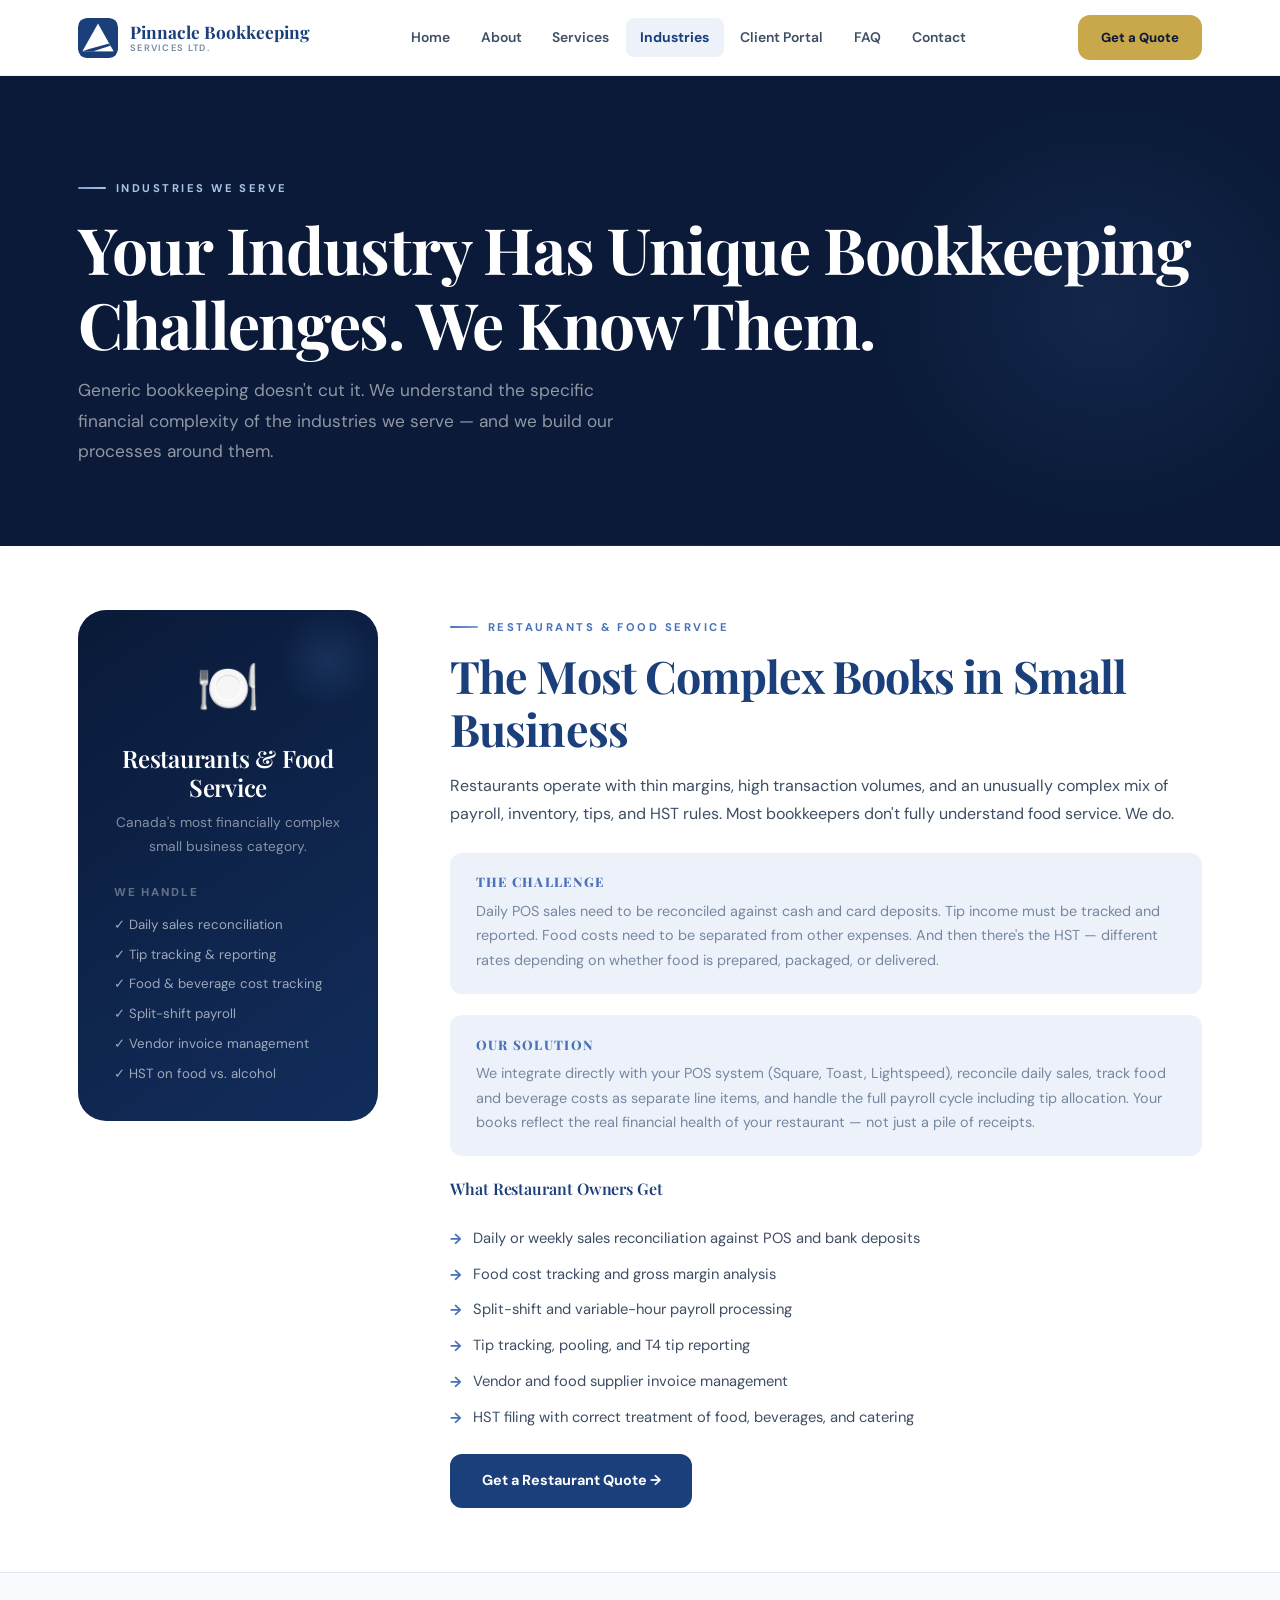
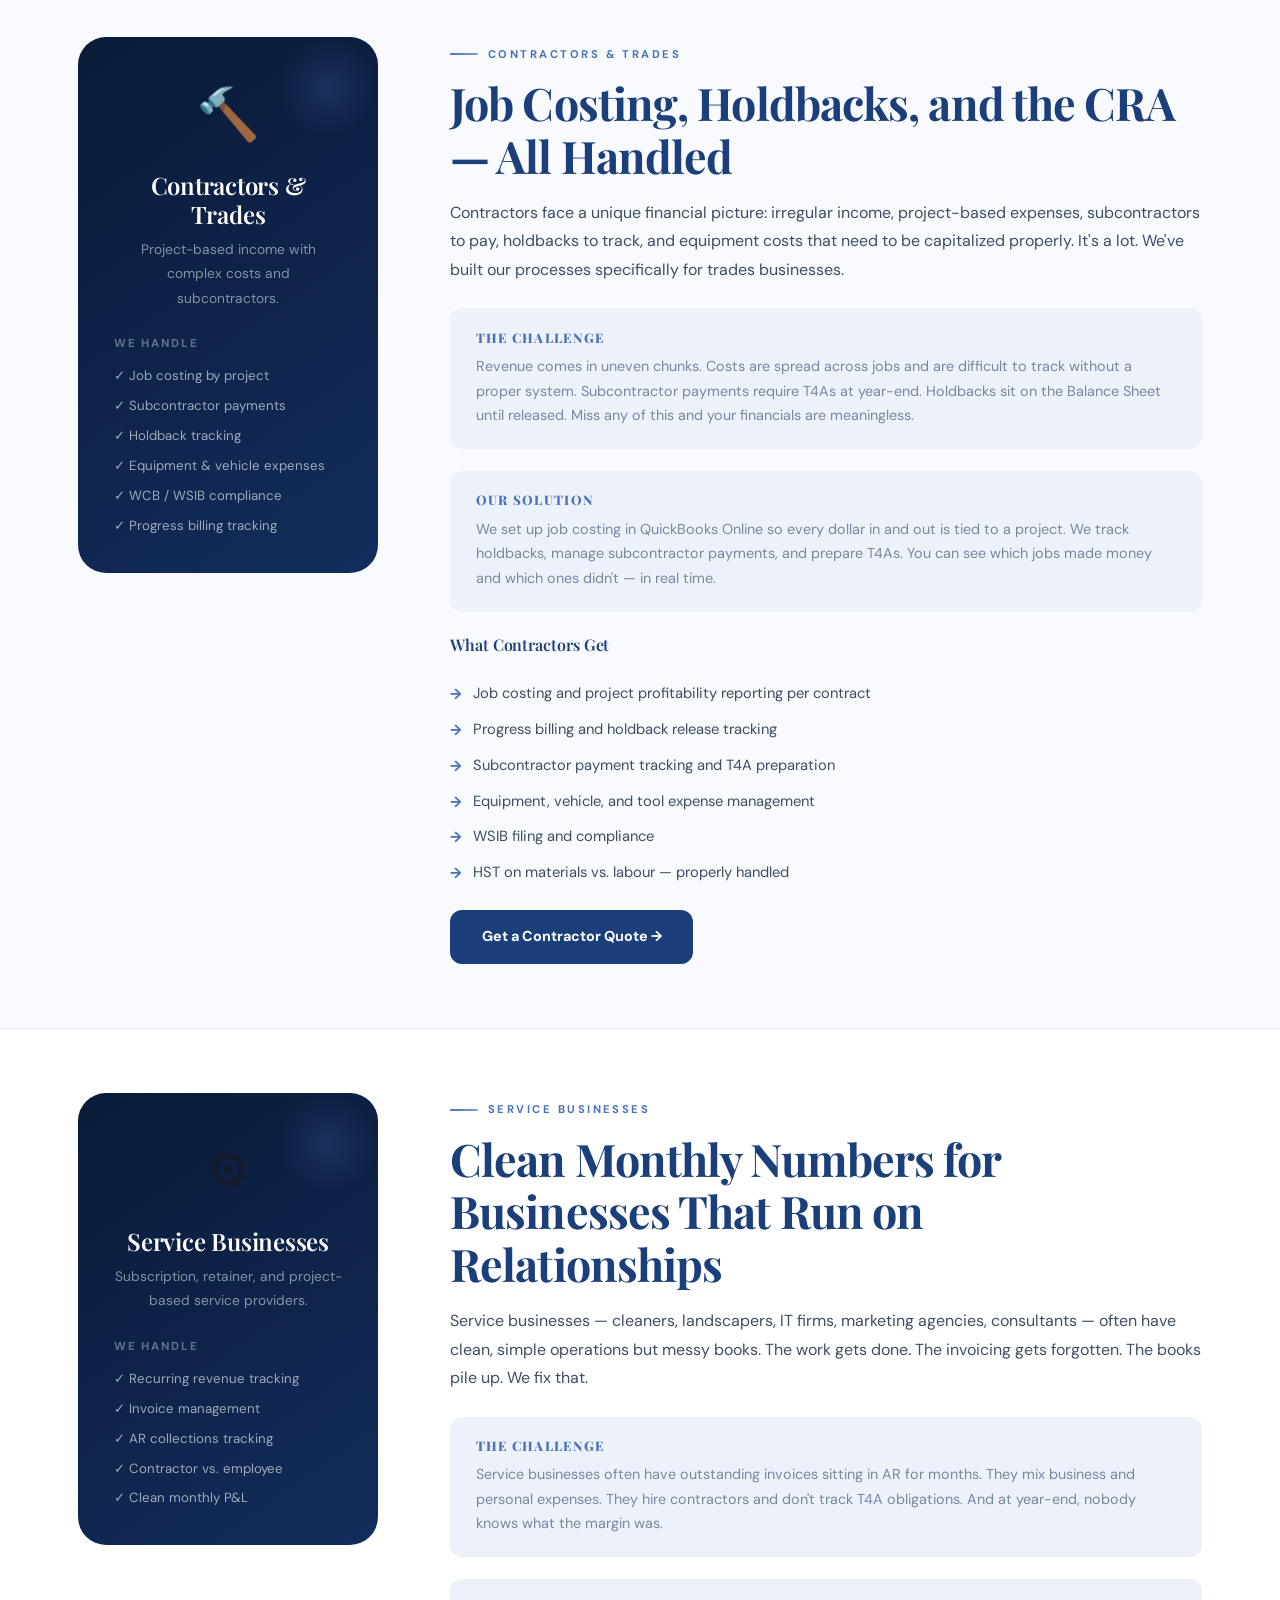
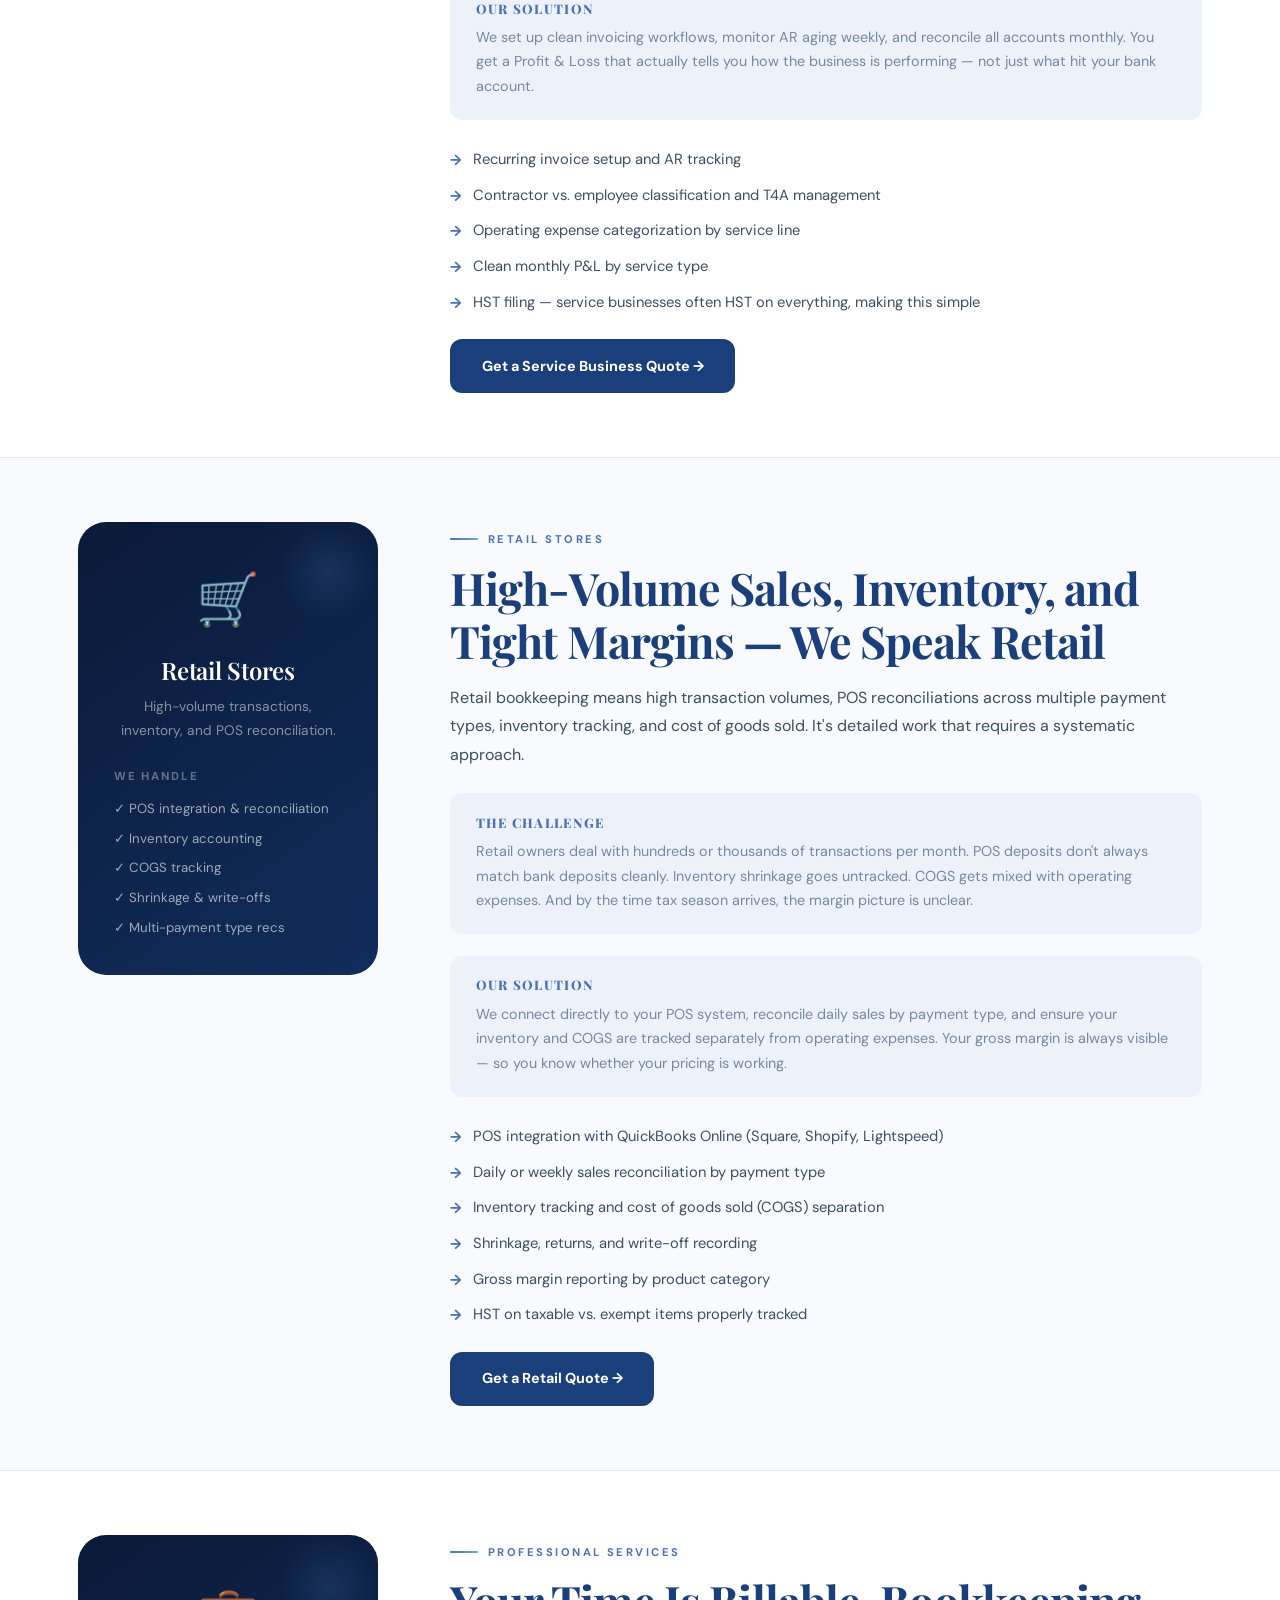
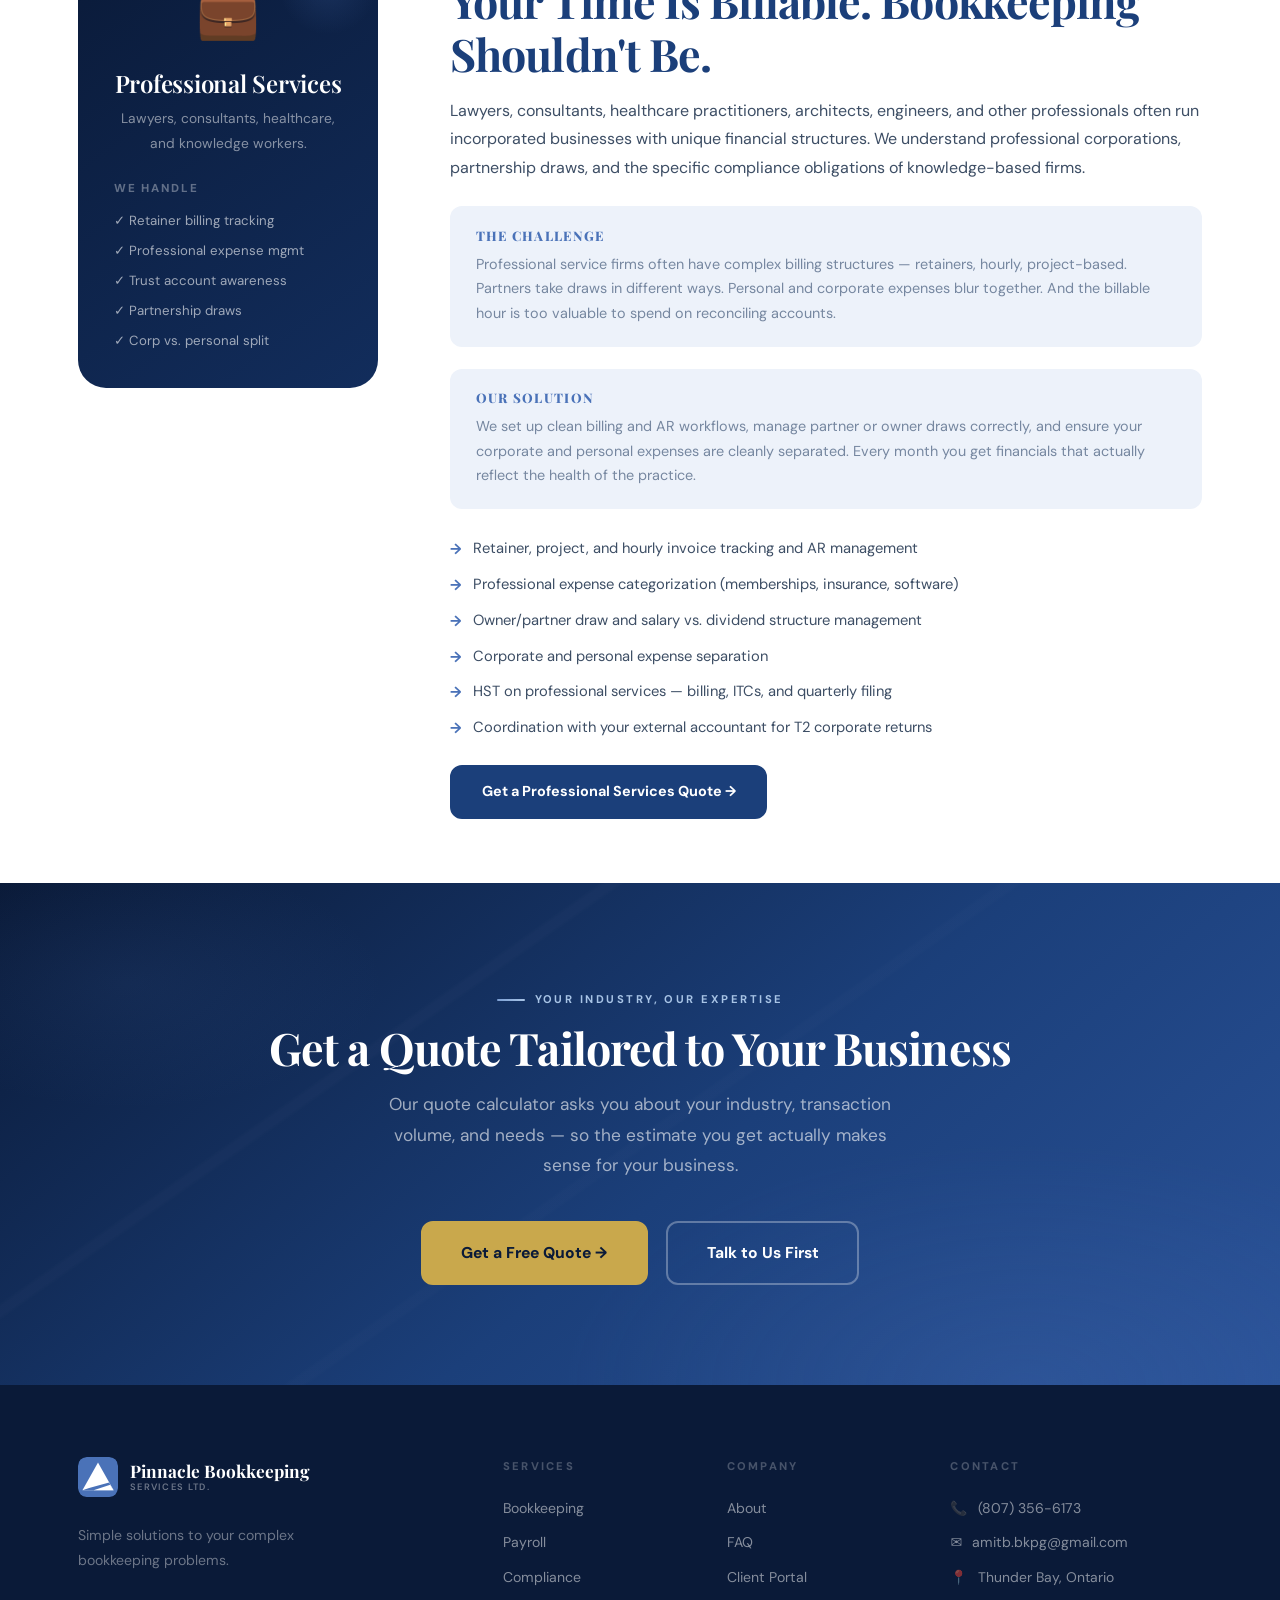
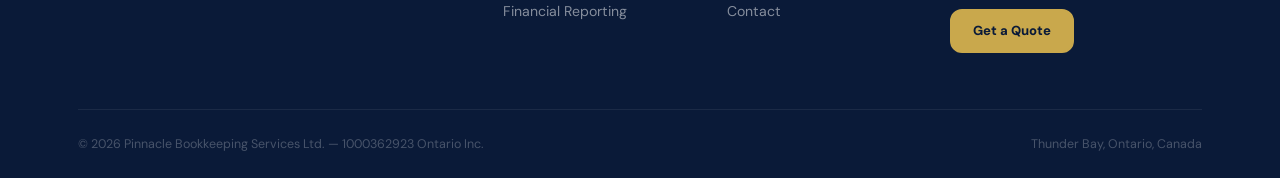
<file: industries.html>
<!DOCTYPE html>
<html lang="en">
<head>
  <meta charset="UTF-8">
  <meta name="viewport" content="width=device-width, initial-scale=1.0">
  <meta name="description" content="Pinnacle Bookkeeping specializes in restaurants, contractors, retail, service businesses, and professional services across Canada. Industry-specific bookkeeping solutions.">
  <title>Industries We Serve — Pinnacle Bookkeeping Services Ltd.</title>
  <link rel="stylesheet" href="css/styles.css">
  <link rel="preconnect" href="https://fonts.googleapis.com">
  <link href="https://fonts.googleapis.com/css2?family=Playfair+Display:wght@400;600;700;900&family=DM+Sans:wght@300;400;500;600;700&display=swap" rel="stylesheet">
</head>
<body>

<nav class="nav" role="navigation" aria-label="Main navigation">
  <div class="container">
    <div class="nav-inner">
      <a href="index.html" class="nav-logo">
        <svg class="nav-logo-mark" viewBox="0 0 36 36" fill="none"><rect width="36" height="36" rx="8" fill="#1B3F7A"/><polygon points="18,5 32,30 4,30" fill="white"/><polygon points="4,30 32,30 28,23 10,28" fill="#1B3F7A"/><polygon points="14,30 32,30 29,25" fill="white"/></svg>
        <div class="nav-logo-text">Pinnacle Bookkeeping<small>Services Ltd.</small></div>
      </a>
      <div class="nav-links">
        <a href="index.html" class="nav-link">Home</a>
        <a href="about.html" class="nav-link">About</a>
        <a href="services.html" class="nav-link">Services</a>
        <a href="industries.html" class="nav-link">Industries</a>
        <a href="client-portal.html" class="nav-link">Client Portal</a>
        <a href="faq.html" class="nav-link">FAQ</a>
        <a href="contact.html" class="nav-link">Contact</a>
      </div>
      <a href="quote-calculator.html" class="btn btn-quote btn-sm nav-cta">Get a Quote</a>
      <button class="nav-toggle" id="nav-toggle" aria-label="Toggle menu" aria-expanded="false"><span></span><span></span><span></span></button>
    </div>
  </div>
</nav>
<div class="mobile-nav" id="mobile-nav">
  <a href="index.html" class="mobile-nav-link">Home</a>
  <a href="about.html" class="mobile-nav-link">About</a>
  <a href="services.html" class="mobile-nav-link">Services</a>
  <a href="industries.html" class="mobile-nav-link">Industries</a>
  <a href="client-portal.html" class="mobile-nav-link">Client Portal</a>
  <a href="faq.html" class="mobile-nav-link">FAQ</a>
  <a href="contact.html" class="mobile-nav-link">Contact</a>
  <a href="quote-calculator.html" class="btn btn-quote">Get a Quote</a>
</div>

<section class="page-hero">
  <div class="container">
    <div class="eyebrow light">Industries We Serve</div>
    <h1>Your Industry Has Unique Bookkeeping Challenges. We Know Them.</h1>
    <p>Generic bookkeeping doesn't cut it. We understand the specific financial complexity of the industries we serve — and we build our processes around them.</p>
  </div>
</section>

<main>

<!-- RESTAURANTS -->
<section class="industry-section section" id="restaurants">
  <div class="container">
    <div class="ind-grid">
      <div class="ind-sidebar">
        <div class="ind-emoji">🍽️</div>
        <h3>Restaurants &amp; Food Service</h3>
        <p>Canada's most financially complex small business category.</p>
        <div style="margin-top:1.5rem; text-align:left;">
          <div style="font-size:0.72rem; font-weight:800; letter-spacing:0.15em; text-transform:uppercase; color:rgba(255,255,255,0.35); margin-bottom:0.75rem;">We handle</div>
          <div style="display:flex; flex-direction:column; gap:0.5rem;">
            <div style="font-size:0.83rem; color:rgba(255,255,255,0.6);">✓ Daily sales reconciliation</div>
            <div style="font-size:0.83rem; color:rgba(255,255,255,0.6);">✓ Tip tracking &amp; reporting</div>
            <div style="font-size:0.83rem; color:rgba(255,255,255,0.6);">✓ Food &amp; beverage cost tracking</div>
            <div style="font-size:0.83rem; color:rgba(255,255,255,0.6);">✓ Split-shift payroll</div>
            <div style="font-size:0.83rem; color:rgba(255,255,255,0.6);">✓ Vendor invoice management</div>
            <div style="font-size:0.83rem; color:rgba(255,255,255,0.6);">✓ HST on food vs. alcohol</div>
          </div>
        </div>
      </div>
      <div>
        <div class="eyebrow">Restaurants &amp; Food Service</div>
        <h2>The Most Complex Books in Small Business</h2>
        <p style="margin:1rem 0 1.5rem;">Restaurants operate with thin margins, high transaction volumes, and an unusually complex mix of payroll, inventory, tips, and HST rules. Most bookkeepers don't fully understand food service. We do.</p>

        <div class="ind-challenge">
          <h4>The Challenge</h4>
          <p>Daily POS sales need to be reconciled against cash and card deposits. Tip income must be tracked and reported. Food costs need to be separated from other expenses. And then there's the HST — different rates depending on whether food is prepared, packaged, or delivered.</p>
        </div>

        <div class="ind-challenge">
          <h4>Our Solution</h4>
          <p>We integrate directly with your POS system (Square, Toast, Lightspeed), reconcile daily sales, track food and beverage costs as separate line items, and handle the full payroll cycle including tip allocation. Your books reflect the real financial health of your restaurant — not just a pile of receipts.</p>
        </div>

        <div style="margin-top:1.5rem;">
          <h4 style="margin-bottom:0.75rem; font-size:1rem;">What Restaurant Owners Get</h4>
          <div class="sd-list">
            <li>Daily or weekly sales reconciliation against POS and bank deposits</li>
            <li>Food cost tracking and gross margin analysis</li>
            <li>Split-shift and variable-hour payroll processing</li>
            <li>Tip tracking, pooling, and T4 tip reporting</li>
            <li>Vendor and food supplier invoice management</li>
            <li>HST filing with correct treatment of food, beverages, and catering</li>
          </div>
        </div>

        <a href="quote-calculator.html" class="btn btn-primary" style="margin-top:1.5rem;">Get a Restaurant Quote →</a>
      </div>
    </div>
  </div>
</section>

<!-- CONTRACTORS -->
<section class="industry-section section section-alt" id="contractors">
  <div class="container">
    <div class="ind-grid">
      <div class="ind-sidebar">
        <div class="ind-emoji">🔨</div>
        <h3>Contractors &amp; Trades</h3>
        <p>Project-based income with complex costs and subcontractors.</p>
        <div style="margin-top:1.5rem; text-align:left;">
          <div style="font-size:0.72rem; font-weight:800; letter-spacing:0.15em; text-transform:uppercase; color:rgba(255,255,255,0.35); margin-bottom:0.75rem;">We handle</div>
          <div style="display:flex; flex-direction:column; gap:0.5rem;">
            <div style="font-size:0.83rem; color:rgba(255,255,255,0.6);">✓ Job costing by project</div>
            <div style="font-size:0.83rem; color:rgba(255,255,255,0.6);">✓ Subcontractor payments</div>
            <div style="font-size:0.83rem; color:rgba(255,255,255,0.6);">✓ Holdback tracking</div>
            <div style="font-size:0.83rem; color:rgba(255,255,255,0.6);">✓ Equipment &amp; vehicle expenses</div>
            <div style="font-size:0.83rem; color:rgba(255,255,255,0.6);">✓ WCB / WSIB compliance</div>
            <div style="font-size:0.83rem; color:rgba(255,255,255,0.6);">✓ Progress billing tracking</div>
          </div>
        </div>
      </div>
      <div>
        <div class="eyebrow">Contractors &amp; Trades</div>
        <h2>Job Costing, Holdbacks, and the CRA — All Handled</h2>
        <p style="margin:1rem 0 1.5rem;">Contractors face a unique financial picture: irregular income, project-based expenses, subcontractors to pay, holdbacks to track, and equipment costs that need to be capitalized properly. It's a lot. We've built our processes specifically for trades businesses.</p>

        <div class="ind-challenge">
          <h4>The Challenge</h4>
          <p>Revenue comes in uneven chunks. Costs are spread across jobs and are difficult to track without a proper system. Subcontractor payments require T4As at year-end. Holdbacks sit on the Balance Sheet until released. Miss any of this and your financials are meaningless.</p>
        </div>

        <div class="ind-challenge">
          <h4>Our Solution</h4>
          <p>We set up job costing in QuickBooks Online so every dollar in and out is tied to a project. We track holdbacks, manage subcontractor payments, and prepare T4As. You can see which jobs made money and which ones didn't — in real time.</p>
        </div>

        <div style="margin-top:1.5rem;">
          <h4 style="margin-bottom:0.75rem; font-size:1rem;">What Contractors Get</h4>
          <div class="sd-list">
            <li>Job costing and project profitability reporting per contract</li>
            <li>Progress billing and holdback release tracking</li>
            <li>Subcontractor payment tracking and T4A preparation</li>
            <li>Equipment, vehicle, and tool expense management</li>
            <li>WSIB filing and compliance</li>
            <li>HST on materials vs. labour — properly handled</li>
          </div>
        </div>

        <a href="quote-calculator.html" class="btn btn-primary" style="margin-top:1.5rem;">Get a Contractor Quote →</a>
      </div>
    </div>
  </div>
</section>

<!-- SERVICE BUSINESSES -->
<section class="industry-section section" id="service-businesses">
  <div class="container">
    <div class="ind-grid">
      <div class="ind-sidebar">
        <div class="ind-emoji">⚙️</div>
        <h3>Service Businesses</h3>
        <p>Subscription, retainer, and project-based service providers.</p>
        <div style="margin-top:1.5rem; text-align:left;">
          <div style="font-size:0.72rem; font-weight:800; letter-spacing:0.15em; text-transform:uppercase; color:rgba(255,255,255,0.35); margin-bottom:0.75rem;">We handle</div>
          <div style="display:flex; flex-direction:column; gap:0.5rem;">
            <div style="font-size:0.83rem; color:rgba(255,255,255,0.6);">✓ Recurring revenue tracking</div>
            <div style="font-size:0.83rem; color:rgba(255,255,255,0.6);">✓ Invoice management</div>
            <div style="font-size:0.83rem; color:rgba(255,255,255,0.6);">✓ AR collections tracking</div>
            <div style="font-size:0.83rem; color:rgba(255,255,255,0.6);">✓ Contractor vs. employee</div>
            <div style="font-size:0.83rem; color:rgba(255,255,255,0.6);">✓ Clean monthly P&amp;L</div>
          </div>
        </div>
      </div>
      <div>
        <div class="eyebrow">Service Businesses</div>
        <h2>Clean Monthly Numbers for Businesses That Run on Relationships</h2>
        <p style="margin:1rem 0 1.5rem;">Service businesses — cleaners, landscapers, IT firms, marketing agencies, consultants — often have clean, simple operations but messy books. The work gets done. The invoicing gets forgotten. The books pile up. We fix that.</p>

        <div class="ind-challenge">
          <h4>The Challenge</h4>
          <p>Service businesses often have outstanding invoices sitting in AR for months. They mix business and personal expenses. They hire contractors and don't track T4A obligations. And at year-end, nobody knows what the margin was.</p>
        </div>

        <div class="ind-challenge">
          <h4>Our Solution</h4>
          <p>We set up clean invoicing workflows, monitor AR aging weekly, and reconcile all accounts monthly. You get a Profit & Loss that actually tells you how the business is performing — not just what hit your bank account.</p>
        </div>

        <div style="margin-top:1.5rem;">
          <div class="sd-list">
            <li>Recurring invoice setup and AR tracking</li>
            <li>Contractor vs. employee classification and T4A management</li>
            <li>Operating expense categorization by service line</li>
            <li>Clean monthly P&L by service type</li>
            <li>HST filing — service businesses often HST on everything, making this simple</li>
          </div>
        </div>

        <a href="quote-calculator.html" class="btn btn-primary" style="margin-top:1.5rem;">Get a Service Business Quote →</a>
      </div>
    </div>
  </div>
</section>

<!-- RETAIL -->
<section class="industry-section section section-alt" id="retail">
  <div class="container">
    <div class="ind-grid">
      <div class="ind-sidebar">
        <div class="ind-emoji">🛒</div>
        <h3>Retail Stores</h3>
        <p>High-volume transactions, inventory, and POS reconciliation.</p>
        <div style="margin-top:1.5rem; text-align:left;">
          <div style="font-size:0.72rem; font-weight:800; letter-spacing:0.15em; text-transform:uppercase; color:rgba(255,255,255,0.35); margin-bottom:0.75rem;">We handle</div>
          <div style="display:flex; flex-direction:column; gap:0.5rem;">
            <div style="font-size:0.83rem; color:rgba(255,255,255,0.6);">✓ POS integration &amp; reconciliation</div>
            <div style="font-size:0.83rem; color:rgba(255,255,255,0.6);">✓ Inventory accounting</div>
            <div style="font-size:0.83rem; color:rgba(255,255,255,0.6);">✓ COGS tracking</div>
            <div style="font-size:0.83rem; color:rgba(255,255,255,0.6);">✓ Shrinkage &amp; write-offs</div>
            <div style="font-size:0.83rem; color:rgba(255,255,255,0.6);">✓ Multi-payment type recs</div>
          </div>
        </div>
      </div>
      <div>
        <div class="eyebrow">Retail Stores</div>
        <h2>High-Volume Sales, Inventory, and Tight Margins — We Speak Retail</h2>
        <p style="margin:1rem 0 1.5rem;">Retail bookkeeping means high transaction volumes, POS reconciliations across multiple payment types, inventory tracking, and cost of goods sold. It's detailed work that requires a systematic approach.</p>

        <div class="ind-challenge">
          <h4>The Challenge</h4>
          <p>Retail owners deal with hundreds or thousands of transactions per month. POS deposits don't always match bank deposits cleanly. Inventory shrinkage goes untracked. COGS gets mixed with operating expenses. And by the time tax season arrives, the margin picture is unclear.</p>
        </div>

        <div class="ind-challenge">
          <h4>Our Solution</h4>
          <p>We connect directly to your POS system, reconcile daily sales by payment type, and ensure your inventory and COGS are tracked separately from operating expenses. Your gross margin is always visible — so you know whether your pricing is working.</p>
        </div>

        <div style="margin-top:1.5rem;">
          <div class="sd-list">
            <li>POS integration with QuickBooks Online (Square, Shopify, Lightspeed)</li>
            <li>Daily or weekly sales reconciliation by payment type</li>
            <li>Inventory tracking and cost of goods sold (COGS) separation</li>
            <li>Shrinkage, returns, and write-off recording</li>
            <li>Gross margin reporting by product category</li>
            <li>HST on taxable vs. exempt items properly tracked</li>
          </div>
        </div>

        <a href="quote-calculator.html" class="btn btn-primary" style="margin-top:1.5rem;">Get a Retail Quote →</a>
      </div>
    </div>
  </div>
</section>

<!-- PROFESSIONAL SERVICES -->
<section class="industry-section section" id="professional-services">
  <div class="container">
    <div class="ind-grid">
      <div class="ind-sidebar">
        <div class="ind-emoji">💼</div>
        <h3>Professional Services</h3>
        <p>Lawyers, consultants, healthcare, and knowledge workers.</p>
        <div style="margin-top:1.5rem; text-align:left;">
          <div style="font-size:0.72rem; font-weight:800; letter-spacing:0.15em; text-transform:uppercase; color:rgba(255,255,255,0.35); margin-bottom:0.75rem;">We handle</div>
          <div style="display:flex; flex-direction:column; gap:0.5rem;">
            <div style="font-size:0.83rem; color:rgba(255,255,255,0.6);">✓ Retainer billing tracking</div>
            <div style="font-size:0.83rem; color:rgba(255,255,255,0.6);">✓ Professional expense mgmt</div>
            <div style="font-size:0.83rem; color:rgba(255,255,255,0.6);">✓ Trust account awareness</div>
            <div style="font-size:0.83rem; color:rgba(255,255,255,0.6);">✓ Partnership draws</div>
            <div style="font-size:0.83rem; color:rgba(255,255,255,0.6);">✓ Corp vs. personal split</div>
          </div>
        </div>
      </div>
      <div>
        <div class="eyebrow">Professional Services</div>
        <h2>Your Time Is Billable. Bookkeeping Shouldn't Be.</h2>
        <p style="margin:1rem 0 1.5rem;">Lawyers, consultants, healthcare practitioners, architects, engineers, and other professionals often run incorporated businesses with unique financial structures. We understand professional corporations, partnership draws, and the specific compliance obligations of knowledge-based firms.</p>

        <div class="ind-challenge">
          <h4>The Challenge</h4>
          <p>Professional service firms often have complex billing structures — retainers, hourly, project-based. Partners take draws in different ways. Personal and corporate expenses blur together. And the billable hour is too valuable to spend on reconciling accounts.</p>
        </div>

        <div class="ind-challenge">
          <h4>Our Solution</h4>
          <p>We set up clean billing and AR workflows, manage partner or owner draws correctly, and ensure your corporate and personal expenses are cleanly separated. Every month you get financials that actually reflect the health of the practice.</p>
        </div>

        <div style="margin-top:1.5rem;">
          <div class="sd-list">
            <li>Retainer, project, and hourly invoice tracking and AR management</li>
            <li>Professional expense categorization (memberships, insurance, software)</li>
            <li>Owner/partner draw and salary vs. dividend structure management</li>
            <li>Corporate and personal expense separation</li>
            <li>HST on professional services — billing, ITCs, and quarterly filing</li>
            <li>Coordination with your external accountant for T2 corporate returns</li>
          </div>
        </div>

        <a href="quote-calculator.html" class="btn btn-primary" style="margin-top:1.5rem;">Get a Professional Services Quote →</a>
      </div>
    </div>
  </div>
</section>

</main>

<!-- CTA -->
<section class="cta-band">
  <div class="container">
    <div class="eyebrow light" style="justify-content:center;">Your Industry, Our Expertise</div>
    <h2>Get a Quote Tailored to Your Business</h2>
    <p>Our quote calculator asks you about your industry, transaction volume, and needs — so the estimate you get actually makes sense for your business.</p>
    <div class="cta-actions">
      <a href="quote-calculator.html" class="btn btn-quote btn-lg">Get a Free Quote →</a>
      <a href="contact.html" class="btn btn-outline-white btn-lg">Talk to Us First</a>
    </div>
  </div>
</section>

<footer role="contentinfo">
  <div class="container">
    <div class="footer-grid">
      <div class="footer-brand">
        <a href="index.html" class="nav-logo" style="margin-bottom:0.5rem; display:inline-flex;">
          <svg class="nav-logo-mark" viewBox="0 0 36 36" fill="none"><rect width="36" height="36" rx="8" fill="#4A72B8"/><polygon points="18,5 32,30 4,30" fill="white"/><polygon points="4,30 32,30 28,23 10,28" fill="#4A72B8"/><polygon points="14,30 32,30 29,25" fill="white"/></svg>
          <div class="nav-logo-text" style="color:white;">Pinnacle Bookkeeping<small style="color:rgba(255,255,255,0.4);">Services Ltd.</small></div>
        </a>
        <p>Simple solutions to your complex bookkeeping problems.</p>
      </div>
      <div>
        <div class="footer-heading">Services</div>
        <div class="footer-links">
          <a href="services.html#bookkeeping" class="footer-link">Bookkeeping</a>
          <a href="services.html#payroll" class="footer-link">Payroll</a>
          <a href="services.html#compliance" class="footer-link">Compliance</a>
          <a href="services.html#reporting" class="footer-link">Financial Reporting</a>
        </div>
      </div>
      <div>
        <div class="footer-heading">Company</div>
        <div class="footer-links">
          <a href="about.html" class="footer-link">About</a>
          <a href="faq.html" class="footer-link">FAQ</a>
          <a href="client-portal.html" class="footer-link">Client Portal</a>
          <a href="contact.html" class="footer-link">Contact</a>
        </div>
      </div>
      <div>
        <div class="footer-heading">Contact</div>
        <div class="footer-contact-item"><span>📞</span><a href="tel:8073566173" class="footer-link" style="margin:0;">(807) 356-6173</a></div>
        <div class="footer-contact-item"><span>✉️</span><a href="mailto:amitb.bkpg@gmail.com" class="footer-link" style="margin:0;">amitb.bkpg@gmail.com</a></div>
        <div class="footer-contact-item"><span>📍</span><span>Thunder Bay, Ontario</span></div>
        <div style="margin-top:1.25rem;"><a href="quote-calculator.html" class="btn btn-quote btn-sm">Get a Quote</a></div>
      </div>
    </div>
    <div class="footer-bottom">
      <div>© 2026 Pinnacle Bookkeeping Services Ltd. — 1000362923 Ontario Inc.</div>
      <div>Thunder Bay, Ontario, Canada</div>
    </div>
  </div>
</footer>

<script src="js/script.js"></script>
</body>
</html>
</file>
<file: css/styles.css>
/* ============================================================
   PINNACLE BOOKKEEPING SERVICES LTD.
   styles.css — v3 Premium Redesign
   Aesthetic: Refined Corporate Trust
   ============================================================ */

/* ---- CUSTOM PROPERTIES ---- */
:root {
  --navy:       #1B3F7A;
  --navy-dark:  #122d5c;
  --navy-deep:  #0a1a38;
  --blue:       #4A72B8;
  --blue-lt:    #7da0d4;
  --blue-mist:  #a8c4e6;
  --sky:        #EDF2FA;
  --sky-dark:   #d6e2f2;
  --white:      #ffffff;
  --off-white:  #f8fafD;
  --text:       #151d2c;
  --text-md:    #3d4e65;
  --muted:      #7687a0;
  --border:     #e0e8f4;
  --border-lt:  #edf1f9;
  --red:        #c0392b;
  --green:      #1a9960;
  --gold:       #c9a84c;
  --gold-dark:  #b08e3a;

  --font-display: 'Playfair Display', Georgia, serif;
  --font-body:    'DM Sans', system-ui, -apple-system, sans-serif;

  --radius:       12px;
  --radius-lg:    20px;
  --radius-xl:    28px;
  --nav-h:        76px;
  --section-pad:  120px;
  --container:    1180px;
  --container-sm: 780px;

  --shadow-xs:  0 1px 2px rgba(15,30,60,.04);
  --shadow-sm:  0 1px 4px rgba(15,30,60,.05), 0 4px 12px rgba(15,30,60,.04);
  --shadow:     0 2px 8px rgba(15,30,60,.06), 0 8px 32px rgba(15,30,60,.08);
  --shadow-lg:  0 4px 12px rgba(15,30,60,.06), 0 16px 56px rgba(15,30,60,.12);
  --shadow-xl:  0 8px 24px rgba(15,30,60,.08), 0 32px 80px rgba(15,30,60,.16);

  --ease:       cubic-bezier(.4,0,.2,1);
  --ease-out:   cubic-bezier(0,0,.2,1);
  --ease-back:  cubic-bezier(.34,1.4,.64,1);
}

/* ---- RESET ---- */
*,*::before,*::after{margin:0;padding:0;box-sizing:border-box}
html{scroll-behavior:smooth;font-size:16px;-webkit-text-size-adjust:100%}
body{font-family:var(--font-body);color:var(--text);background:var(--white);line-height:1.65;-webkit-font-smoothing:antialiased;-moz-osx-font-smoothing:grayscale;overflow-x:hidden}
img{display:block;max-width:100%;height:auto}
a{color:inherit;text-decoration:none}
ul,ol{list-style:none}
button{cursor:pointer;font-family:var(--font-body);border:none;background:none}
input,select,textarea{font-family:var(--font-body)}

/* ---- ACCESSIBILITY ---- */
.sr-only{position:absolute;width:1px;height:1px;padding:0;margin:-1px;overflow:hidden;clip:rect(0,0,0,0);white-space:nowrap;border:0}
.skip-link{position:absolute;top:-100%;left:50%;transform:translateX(-50%);background:var(--navy);color:var(--white);padding:.75rem 1.5rem;border-radius:0 0 10px 10px;font-weight:700;font-size:.88rem;z-index:9999;transition:top .2s}
.skip-link:focus{top:0}
:focus-visible{outline:3px solid var(--blue);outline-offset:3px;border-radius:4px}
:focus:not(:focus-visible){outline:none}

/* ---- TYPOGRAPHY ---- */
h1,h2,h3,h4,h5{font-family:var(--font-display);line-height:1.18;color:var(--navy);letter-spacing:-.02em}
h1{font-size:clamp(2.4rem,5.5vw,4rem);font-weight:700}
h2{font-size:clamp(1.8rem,3.8vw,2.8rem);font-weight:700}
h3{font-size:clamp(1.2rem,2vw,1.5rem);font-weight:600;letter-spacing:-.01em}
h4{font-size:1.08rem;font-weight:600;letter-spacing:-.005em}
p{color:var(--text-md);line-height:1.78}

/* ---- LAYOUT ---- */
.container{width:100%;max-width:var(--container);margin:0 auto;padding:0 28px}
.container-sm{width:100%;max-width:var(--container-sm);margin:0 auto;padding:0 28px}
.section{padding:var(--section-pad) 0}
.section-alt{background:var(--off-white)}
.section-navy{background:var(--navy-deep)}

/* ---- EYEBROW ---- */
.eyebrow{display:inline-flex;align-items:center;gap:10px;font-family:var(--font-body);font-size:.7rem;font-weight:700;letter-spacing:.22em;text-transform:uppercase;color:var(--blue);margin-bottom:.85rem}
.eyebrow::before{content:'';display:block;width:28px;height:2px;background:linear-gradient(90deg,var(--blue),var(--blue-lt));border-radius:2px}
.eyebrow.light{color:var(--blue-mist)}
.eyebrow.light::before{background:linear-gradient(90deg,var(--blue-lt),var(--blue-mist))}
.section-header{margin-bottom:4rem}
.section-header p{font-size:1.08rem;color:var(--muted);margin-top:.85rem;max-width:560px;line-height:1.8}
.section-header.center{text-align:center}
.section-header.center p{margin:.85rem auto 0}

/* ---- BUTTONS ---- */
.btn{display:inline-flex;align-items:center;gap:8px;padding:.82rem 1.85rem;border-radius:var(--radius);font-family:var(--font-body);font-size:.9rem;font-weight:700;border:2px solid transparent;transition:all .28s var(--ease);white-space:nowrap;text-decoration:none;position:relative}
.btn-primary{background:var(--navy);color:var(--white);border-color:var(--navy)}
.btn-primary:hover{background:var(--navy-dark);border-color:var(--navy-dark);transform:translateY(-2px);box-shadow:0 8px 28px rgba(27,63,122,.3)}
.btn-outline{background:transparent;color:var(--navy);border-color:var(--border)}
.btn-outline:hover{background:var(--navy);color:var(--white);border-color:var(--navy);transform:translateY(-2px)}
.btn-white{background:var(--white);color:var(--navy);border-color:var(--white)}
.btn-white:hover{background:var(--sky);border-color:var(--sky);transform:translateY(-2px);box-shadow:0 8px 28px rgba(255,255,255,.2)}
.btn-outline-white{background:transparent;color:var(--white);border-color:rgba(255,255,255,.3)}
.btn-outline-white:hover{background:rgba(255,255,255,.08);border-color:rgba(255,255,255,.6)}
.btn-lg{padding:1.05rem 2.4rem;font-size:.98rem}
.btn-sm{padding:.58rem 1.3rem;font-size:.82rem}
.btn-quote{background:var(--gold);color:var(--navy-deep);border-color:var(--gold);font-weight:800}
.btn-quote:hover{background:var(--gold-dark);border-color:var(--gold-dark);transform:translateY(-2px);box-shadow:0 8px 28px rgba(201,168,76,.35)}

/* ============================================================
   NAVIGATION
   ============================================================ */
.nav{position:sticky;top:0;z-index:100;background:rgba(255,255,255,.92);backdrop-filter:blur(20px) saturate(1.6);-webkit-backdrop-filter:blur(20px) saturate(1.6);border-bottom:1px solid rgba(224,232,244,.6);height:var(--nav-h);display:flex;align-items:center;transition:box-shadow .4s var(--ease),background .4s}
.nav.scrolled{box-shadow:var(--shadow);background:rgba(255,255,255,.97)}
.nav-inner{display:flex;align-items:center;justify-content:space-between;width:100%}
.nav-logo{display:flex;align-items:center;gap:12px;text-decoration:none;flex-shrink:0}
.nav-logo-mark{width:40px;height:40px;flex-shrink:0;border-radius:8px;object-fit:contain}
.nav-logo-text{font-family:var(--font-display);font-size:1.08rem;font-weight:700;color:var(--navy);line-height:1.15}
.nav-logo-text small{display:block;font-family:var(--font-body);font-size:.58rem;font-weight:600;color:var(--muted);letter-spacing:.14em;text-transform:uppercase;margin-top:1px}
.nav-links{display:flex;align-items:center;gap:2px}
.nav-link{padding:.5rem .9rem;font-size:.87rem;font-weight:600;color:var(--text-md);border-radius:8px;transition:color .2s,background .2s}
.nav-link:hover{color:var(--navy);background:var(--sky)}
.nav-link.active{color:var(--navy);background:var(--sky);font-weight:700}
.nav-cta{margin-left:12px}
.nav-toggle{display:none;flex-direction:column;gap:5px;padding:10px}
.nav-toggle span{display:block;width:22px;height:2.5px;background:var(--navy);border-radius:3px;transition:all .3s var(--ease)}
.nav-toggle.open span:nth-child(1){transform:rotate(45deg) translate(5px,5px)}
.nav-toggle.open span:nth-child(2){opacity:0}
.nav-toggle.open span:nth-child(3){transform:rotate(-45deg) translate(5px,-5px)}
.mobile-nav{display:none;position:fixed;inset:var(--nav-h) 0 0 0;background:var(--white);z-index:99;padding:1.5rem 1.25rem;overflow-y:auto;border-top:1px solid var(--border)}
.mobile-nav.open{display:block}
.mobile-nav-link{display:block;padding:.9rem 1rem;font-size:1.02rem;font-weight:600;color:var(--text);border-radius:10px;transition:background .2s;margin-bottom:2px}
.mobile-nav-link:hover,.mobile-nav-link.active{background:var(--sky);color:var(--navy)}
.mobile-nav .btn{width:100%;justify-content:center;margin-top:1.25rem}

/* ============================================================
   HERO
   ============================================================ */
.hero{background:var(--navy-deep);position:relative;overflow:hidden;padding:140px 0 120px}
.hero::before{content:'';position:absolute;inset:0;background:radial-gradient(ellipse 65% 70% at 70% 50%,rgba(74,114,184,.2) 0%,transparent 65%),radial-gradient(ellipse 50% 50% at 15% 85%,rgba(74,114,184,.12) 0%,transparent 55%)}
.hero::after{content:'';position:absolute;top:0;right:0;width:45%;height:100%;background:linear-gradient(145deg,transparent 40%,rgba(74,114,184,.04) 40.5%,rgba(74,114,184,.04) 41%,transparent 41.5%),linear-gradient(145deg,transparent 55%,rgba(74,114,184,.03) 55.5%,rgba(74,114,184,.03) 56%,transparent 56.5%);pointer-events:none}
.hero-grid{display:grid;grid-template-columns:1fr 1fr;gap:5rem;align-items:center;position:relative}
.hero-tag{display:inline-flex;align-items:center;gap:8px;background:rgba(74,114,184,.15);border:1px solid rgba(74,114,184,.3);border-radius:99px;padding:.4rem 1.15rem;font-size:.76rem;font-weight:700;color:var(--blue-mist);letter-spacing:.1em;text-transform:uppercase;margin-bottom:1.5rem}
.hero h1{color:var(--white);margin-bottom:1.5rem;font-size:clamp(2.6rem,5.5vw,4.2rem);line-height:1.12}
.hero h1 em{font-style:normal;color:var(--gold)}
.hero-sub{font-size:1.12rem;color:rgba(255,255,255,.6);line-height:1.8;margin-bottom:2.5rem;max-width:460px}
.hero-actions{display:flex;gap:1rem;flex-wrap:wrap}
.hero-visual{position:relative}
.hero-card-stack{display:flex;flex-direction:column;gap:14px}
.hero-stat-card{background:rgba(255,255,255,.05);border:1px solid rgba(255,255,255,.08);border-radius:16px;padding:1.35rem 1.6rem;backdrop-filter:blur(12px);transition:transform .35s var(--ease),background .35s}
.hero-stat-card:hover{transform:translateX(-8px);background:rgba(255,255,255,.08)}
.hero-stat-card.offset{margin-left:2.5rem}
.hsc-label{font-size:.68rem;font-weight:700;letter-spacing:.14em;text-transform:uppercase;color:rgba(255,255,255,.35);margin-bottom:.45rem}
.hsc-value{font-family:var(--font-display);font-size:1.9rem;font-weight:700;color:var(--white);line-height:1}
.hsc-value span{font-size:1rem;color:var(--gold);margin-left:5px}
.hsc-sub{font-size:.78rem;color:rgba(255,255,255,.4);margin-top:.3rem}

/* ---- TRUST BAR ---- */
.trust-bar{background:var(--sky);border-bottom:1px solid var(--border-lt);padding:1.35rem 0}
.trust-items{display:flex;align-items:center;justify-content:center;gap:3rem;flex-wrap:wrap}
.trust-item{display:flex;align-items:center;gap:.6rem;font-size:.84rem;font-weight:700;color:var(--navy)}
.trust-item svg{color:var(--blue);flex-shrink:0}

/* ============================================================
   SERVICE CARDS
   ============================================================ */
.services-grid{display:grid;grid-template-columns:repeat(3,1fr);gap:1.75rem}
.service-card{background:var(--white);border:1px solid var(--border);border-radius:var(--radius-lg);padding:2.25rem 2rem;transition:all .32s var(--ease);position:relative;overflow:hidden}
.service-card::before{content:'';position:absolute;top:0;left:0;right:0;height:3px;background:linear-gradient(90deg,var(--navy),var(--blue));transform:scaleX(0);transform-origin:left;transition:transform .4s var(--ease)}
.service-card:hover{border-color:var(--blue-lt);transform:translateY(-6px);box-shadow:var(--shadow-lg)}
.service-card:hover::before{transform:scaleX(1)}
.service-icon{width:52px;height:52px;background:var(--sky);border-radius:14px;display:flex;align-items:center;justify-content:center;margin-bottom:1.35rem;font-size:1.45rem;transition:background .3s}
.service-card:hover .service-icon{background:var(--sky-dark)}
.service-card h3{margin-bottom:.6rem;font-size:1.22rem}
.service-card p{font-size:.9rem;color:var(--muted);line-height:1.7;margin-bottom:1.35rem}
.service-link{display:inline-flex;align-items:center;gap:6px;font-size:.85rem;font-weight:700;color:var(--blue);transition:gap .25s var(--ease),color .25s}
.service-link:hover{gap:12px;color:var(--navy)}

/* ---- INDUSTRIES ---- */
.industries-grid{display:grid;grid-template-columns:repeat(5,1fr);gap:1.15rem}
.industry-card{background:rgba(255,255,255,.04);border:1px solid rgba(255,255,255,.08);border-radius:var(--radius-lg);padding:2rem 1.5rem;transition:all .3s var(--ease);text-align:center}
.industry-card:hover{background:rgba(255,255,255,.1);border-color:rgba(255,255,255,.18);transform:translateY(-6px)}
.industry-icon{font-size:2.2rem;margin-bottom:.85rem}
.industry-card h4{color:var(--white);font-size:1rem;margin-bottom:.45rem}
.industry-card p{font-size:.82rem;color:rgba(255,255,255,.5);line-height:1.6}

/* ---- PROCESS STEPS ---- */
.process-steps{display:grid;grid-template-columns:repeat(4,1fr);gap:2.5rem;position:relative}
.process-steps::before{content:'';position:absolute;top:30px;left:12%;right:12%;height:2px;background:linear-gradient(90deg,transparent 0%,var(--border) 15%,var(--border) 85%,transparent 100%);z-index:0}
.process-step{text-align:center;position:relative;z-index:1}
.step-num{width:60px;height:60px;background:linear-gradient(135deg,var(--navy),var(--navy-dark));border-radius:50%;display:flex;align-items:center;justify-content:center;margin:0 auto 1.35rem;font-family:var(--font-display);font-size:1.35rem;font-weight:700;color:var(--white);box-shadow:0 0 0 8px var(--white),0 0 0 10px var(--border)}
.section-alt .step-num{box-shadow:0 0 0 8px var(--off-white),0 0 0 10px var(--border)}
.process-step h4{margin-bottom:.45rem}
.process-step p{font-size:.88rem;color:var(--muted)}

/* ---- BENEFITS ---- */
.benefits-grid{display:grid;grid-template-columns:1fr 1fr;gap:1.75rem}
.benefit-item{display:flex;gap:1.1rem;align-items:flex-start}
.benefit-icon{width:44px;height:44px;background:var(--sky);border-radius:12px;display:flex;align-items:center;justify-content:center;flex-shrink:0;font-size:1.15rem}
.benefit-item h4{margin-bottom:.3rem;font-size:1.02rem}
.benefit-item p{font-size:.87rem;color:var(--muted);line-height:1.65}

/* ---- CTA BAND ---- */
.cta-band{background:linear-gradient(140deg,var(--navy-deep) 0%,var(--navy) 55%,#2a5298 100%);padding:100px 0;text-align:center;position:relative;overflow:hidden}
.cta-band::before{content:'';position:absolute;inset:0;background:radial-gradient(ellipse 60% 80% at 80% 100%,rgba(74,114,184,.2) 0%,transparent 60%),radial-gradient(ellipse 40% 50% at 10% 20%,rgba(74,114,184,.1) 0%,transparent 50%)}
.cta-band::after{content:'';position:absolute;inset:0;background:linear-gradient(145deg,transparent 30%,rgba(255,255,255,.015) 30.3%,rgba(255,255,255,.015) 31%,transparent 31.3%),linear-gradient(145deg,transparent 50%,rgba(255,255,255,.01) 50.3%,rgba(255,255,255,.01) 51%,transparent 51.3%);pointer-events:none}
.cta-band .container{position:relative;z-index:1}
.cta-band h2{color:var(--white);margin-bottom:.85rem}
.cta-band p{color:rgba(255,255,255,.6);font-size:1.08rem;margin-bottom:2.5rem;max-width:520px;margin-left:auto;margin-right:auto}
.cta-actions{display:flex;gap:1.15rem;justify-content:center;flex-wrap:wrap}

/* ---- FEATURE LIST ---- */
.feature-list{display:flex;flex-direction:column;gap:.85rem}
.feature-item{display:flex;align-items:flex-start;gap:.85rem}
.feature-check{width:24px;height:24px;background:var(--sky);border-radius:50%;display:flex;align-items:center;justify-content:center;flex-shrink:0;margin-top:2px;transition:background .2s}
.feature-check svg{color:var(--navy)}
.feature-item:hover .feature-check{background:var(--sky-dark)}
.feature-item p{font-size:.93rem;color:var(--text-md);margin:0}

/* ---- SPLIT GRID ---- */
.split-grid{display:grid;grid-template-columns:1fr 1fr;gap:5.5rem;align-items:center}
.split-grid.reverse .split-visual{order:-1}
.split-visual{background:var(--sky);border-radius:var(--radius-xl);padding:2.75rem;min-height:360px;display:flex;align-items:center;justify-content:center;position:relative;overflow:hidden}

/* ---- STATS ROW ---- */
.stats-row{display:grid;grid-template-columns:repeat(4,1fr);gap:2rem}
.stat-item{text-align:center;padding:2.5rem 1rem;position:relative}
.stat-num{font-family:var(--font-display);font-size:3.2rem;font-weight:700;color:var(--navy);line-height:1;margin-bottom:.5rem}
.stat-label{font-size:.86rem;color:var(--muted);font-weight:500;line-height:1.5}

/* ============================================================
   FAQ
   ============================================================ */
.faq-list{display:flex;flex-direction:column}
.faq-item{border-bottom:1px solid var(--border)}
.faq-question{width:100%;display:flex;justify-content:space-between;align-items:center;padding:1.35rem 0;background:none;border:none;font-family:var(--font-body);font-size:1.02rem;font-weight:700;color:var(--navy);text-align:left;gap:1.25rem;cursor:pointer;transition:color .2s}
.faq-question:hover{color:var(--blue)}
.faq-icon{width:30px;height:30px;border:2px solid var(--border);border-radius:50%;display:flex;align-items:center;justify-content:center;flex-shrink:0;transition:all .3s var(--ease);font-size:1rem;color:var(--navy)}
.faq-item.open .faq-icon{background:var(--navy);border-color:var(--navy);color:var(--white);transform:rotate(45deg)}
.faq-answer{max-height:0;overflow:hidden;transition:max-height .4s var(--ease),padding .4s var(--ease);font-size:.94rem;color:var(--muted);line-height:1.8}
.faq-item.open .faq-answer{max-height:600px;padding:0 0 1.5rem}

/* ============================================================
   CONTACT
   ============================================================ */
.contact-grid{display:grid;grid-template-columns:1fr 1.6fr;gap:4.5rem;align-items:start}
.contact-info h2{margin-bottom:1.1rem}
.contact-info>p{color:var(--muted);margin-bottom:2.25rem;font-size:.96rem;line-height:1.78}
.contact-detail{display:flex;align-items:flex-start;gap:.85rem;margin-bottom:1.35rem}
.contact-icon{width:44px;height:44px;background:var(--sky);border-radius:12px;display:flex;align-items:center;justify-content:center;flex-shrink:0;font-size:1.15rem}
.contact-detail-text{font-size:.92rem}
.contact-detail-text strong{display:block;color:var(--navy);font-weight:700;margin-bottom:.15rem}
.contact-detail-text span,.contact-detail-text a{color:var(--muted);transition:color .2s}
.contact-detail-text a:hover{color:var(--navy)}
.form-card{background:var(--white);border:1px solid var(--border);border-radius:var(--radius-xl);padding:2.75rem;box-shadow:var(--shadow)}
.form-grid{display:grid;grid-template-columns:1fr 1fr;gap:1.35rem}
.form-group{display:flex;flex-direction:column;gap:.45rem}
.form-group.full{grid-column:span 2}
.form-group label{font-size:.73rem;font-weight:800;letter-spacing:.1em;text-transform:uppercase;color:var(--navy)}
.form-group input,.form-group select,.form-group textarea{padding:.85rem 1.1rem;border:2px solid var(--border);border-radius:10px;font-family:var(--font-body);font-size:.94rem;color:var(--text);background:var(--white);outline:none;transition:border-color .25s,box-shadow .25s;width:100%}
.form-group textarea{resize:vertical;min-height:130px}
.form-group input:focus,.form-group select:focus,.form-group textarea:focus{border-color:var(--blue);box-shadow:0 0 0 4px rgba(74,114,184,.1)}
.form-group input::placeholder,.form-group textarea::placeholder{color:var(--muted);opacity:.55}
.form-submit{width:100%;margin-top:.75rem;padding:1.05rem;justify-content:center}

/* ---- SERVICES SUB-NAV ---- */
.services-subnav{background:var(--white);border-bottom:1px solid var(--border);position:sticky;top:var(--nav-h);z-index:40}
.services-subnav-inner{display:flex;gap:0;overflow-x:auto;-webkit-overflow-scrolling:touch;scrollbar-width:none}
.services-subnav-inner::-webkit-scrollbar{display:none}
.services-subnav-link{padding:1.05rem 1.35rem;font-size:.84rem;font-weight:700;color:var(--muted);white-space:nowrap;border-bottom:2.5px solid transparent;transition:all .25s var(--ease);text-decoration:none}
.services-subnav-link:hover{color:var(--navy);border-bottom-color:var(--navy)}

/* ============================================================
   SERVICE DETAIL PAGES
   ============================================================ */
.service-detail{padding:4rem 0;border-bottom:1px solid var(--border)}
.service-detail:last-child{border-bottom:none}
.sd-grid{display:grid;grid-template-columns:1fr 1.5fr;gap:4.5rem;align-items:start}
.sd-meta{position:sticky;top:calc(var(--nav-h) + 2.5rem)}
.sd-number{font-family:var(--font-display);font-size:5.5rem;font-weight:900;color:var(--sky-dark);line-height:1;margin-bottom:-.4rem;letter-spacing:-.04em}
.sd-meta h2{font-size:1.9rem;margin-bottom:.85rem}
.sd-meta>p{color:var(--muted);font-size:.94rem;line-height:1.78}
.sd-list{display:flex;flex-direction:column;gap:.7rem;margin-top:1.75rem}
.sd-list li{display:flex;align-items:flex-start;gap:.75rem;font-size:.92rem;color:var(--text-md);line-height:1.6}
.sd-list li::before{content:'→';color:var(--blue);font-weight:700;flex-shrink:0;margin-top:1px}
.sd-benefits{background:var(--sky);border-radius:var(--radius-lg);padding:2.25rem;margin-top:1.75rem}
.sd-benefits h4{margin-bottom:1.1rem;font-size:.96rem;color:var(--navy)}
.sd-benefit-item{display:flex;align-items:center;gap:.7rem;padding:.55rem 0;border-bottom:1px solid var(--border);font-size:.88rem;color:var(--text-md)}
.sd-benefit-item:last-child{border-bottom:none}
.sd-benefit-item::before{content:'✓';color:var(--navy);font-weight:800}

/* ============================================================
   INDUSTRIES PAGE
   ============================================================ */
.industry-section{padding:4rem 0;border-bottom:1px solid var(--border)}
.industry-section:last-child{border-bottom:none}
.ind-grid{display:grid;grid-template-columns:300px 1fr;gap:4.5rem;align-items:start}
.ind-sidebar{background:linear-gradient(145deg,var(--navy-deep),var(--navy-dark));border-radius:var(--radius-xl);padding:2.25rem;text-align:center;position:relative;overflow:hidden}
.ind-sidebar::before{content:'';position:absolute;top:0;right:0;width:100px;height:100px;background:radial-gradient(circle,rgba(74,114,184,.2) 0%,transparent 70%)}
.ind-emoji{font-size:3.2rem;margin-bottom:.85rem}
.ind-sidebar h3{color:var(--white);margin-bottom:.55rem}
.ind-sidebar>p{font-size:.86rem;color:rgba(255,255,255,.5)}
.ind-challenge{background:var(--sky);border-radius:var(--radius);padding:1.35rem 1.6rem;margin-bottom:1.35rem}
.ind-challenge h4{font-size:.82rem;color:var(--blue);font-weight:800;letter-spacing:.1em;text-transform:uppercase;margin-bottom:.55rem}
.ind-challenge p{font-size:.9rem;color:var(--muted);margin:0;line-height:1.7}

/* ---- PAGE HERO ---- */
.page-hero{background:var(--navy-deep);padding:95px 0 80px;position:relative;overflow:hidden}
.page-hero::before{content:'';position:absolute;top:0;right:0;width:55%;height:100%;background:radial-gradient(ellipse 55% 75% at 75% 50%,rgba(74,114,184,.15) 0%,transparent 60%)}
.page-hero::after{content:'';position:absolute;bottom:0;left:0;right:0;height:1px;background:linear-gradient(90deg,transparent,rgba(74,114,184,.2),transparent)}
.page-hero .container{position:relative}
.page-hero h1{color:var(--white);margin-bottom:.85rem}
.page-hero p{color:rgba(255,255,255,.55);font-size:1.08rem;max-width:560px;line-height:1.75}

/* ---- ABOUT VALUES ---- */
.about-values{display:grid;grid-template-columns:repeat(3,1fr);gap:1.75rem}
.value-card{background:var(--white);border:1px solid var(--border);border-radius:var(--radius-lg);padding:2.25rem;transition:all .32s var(--ease);position:relative;overflow:hidden}
.value-card::after{content:'';position:absolute;top:0;left:0;right:0;height:3px;background:linear-gradient(90deg,var(--navy),var(--blue));opacity:0;transition:opacity .3s}
.value-card:hover{transform:translateY(-5px);box-shadow:var(--shadow-lg);border-color:transparent}
.value-card:hover::after{opacity:1}
.value-card h3{font-size:1.12rem;margin-bottom:.55rem}
.value-card p{font-size:.88rem;color:var(--muted);line-height:1.7}

/* ---- PORTAL ---- */
.portal-feature{display:flex;gap:.85rem;align-items:flex-start;background:var(--sky);border-radius:12px;padding:1.15rem;transition:background .2s}
.portal-feature:hover{background:var(--sky-dark)}
.portal-feature-icon{font-size:1.3rem;flex-shrink:0}
.portal-feature h4{font-size:.92rem;margin-bottom:.25rem}
.portal-feature p{font-size:.82rem;color:var(--muted);margin:0;line-height:1.6}

/* ============================================================
   FOOTER
   ============================================================ */
footer{background:var(--navy-deep);color:rgba(255,255,255,.6);padding:72px 0 0}
.footer-grid{display:grid;grid-template-columns:2.2fr 1fr 1fr 1.5fr;gap:3.5rem;padding-bottom:3.5rem;border-bottom:1px solid rgba(255,255,255,.07)}
.footer-brand p{font-size:.88rem;line-height:1.78;margin:1.1rem 0 1.35rem;color:rgba(255,255,255,.4);max-width:270px}
.footer-heading{font-family:var(--font-body);font-size:.7rem;font-weight:800;letter-spacing:.2em;text-transform:uppercase;color:rgba(255,255,255,.25);margin-bottom:1.35rem}
.footer-links{display:flex;flex-direction:column;gap:.7rem}
.footer-link{font-size:.88rem;color:rgba(255,255,255,.5);transition:color .2s,padding-left .2s}
.footer-link:hover{color:var(--white);padding-left:3px}
.footer-contact-item{display:flex;align-items:center;gap:.65rem;font-size:.87rem;color:rgba(255,255,255,.5);margin-bottom:.7rem}
.footer-bottom{display:flex;justify-content:space-between;align-items:center;padding:1.5rem 0;font-size:.78rem;color:rgba(255,255,255,.25);flex-wrap:wrap;gap:.5rem}

/* ============================================================
   ANIMATIONS
   ============================================================ */
@keyframes fadeUp{from{opacity:0;transform:translateY(32px)}to{opacity:1;transform:translateY(0)}}
.fade-up{animation:fadeUp .7s var(--ease-out) both}
.delay-1{animation-delay:.12s}
.delay-2{animation-delay:.24s}
.delay-3{animation-delay:.36s}
.delay-4{animation-delay:.48s}
[data-reveal]{opacity:0;transform:translateY(24px);transition:opacity .6s var(--ease-out),transform .6s var(--ease-out)}
[data-reveal].revealed{opacity:1;transform:translateY(0)}

/* ============================================================
   MISSING COMPONENT DEFINITIONS
   ============================================================ */

/* ---- Nav Logo Image (new HTML) ---- */
.nav-logo-img{height:40px;width:auto;flex-shrink:0;object-fit:contain}

/* ---- Icon Box (universal icon container) ---- */
.icon-box{
  width:48px;height:48px;background:var(--sky);border-radius:14px;
  display:flex;align-items:center;justify-content:center;
  margin-bottom:1.25rem;flex-shrink:0;
  transition:background .25s var(--ease);
}
.icon-box svg{
  width:24px;height:24px;fill:none;stroke:var(--navy);stroke-width:2;
  stroke-linecap:round;stroke-linejoin:round;
}
.service-card:hover .icon-box,
.benefit-item:hover .icon-box,
.value-card:hover .icon-box{background:var(--sky-dark)}
.industry-card .icon-box{
  background:rgba(255,255,255,.08);margin:0 auto 1rem;
  width:52px;height:52px;border-radius:14px;
}
.industry-card .icon-box svg{stroke:rgba(255,255,255,.7)}
.industry-card:hover .icon-box{background:rgba(255,255,255,.15)}
/* Benefits icon-box override */
.benefit-item .icon-box{width:44px;height:44px;margin-bottom:0;border-radius:12px}

/* ---- Split Visual Dark Variant ---- */
.split-visual-dark{background:var(--navy-deep)}

/* ---- Hero Dashboard Cards (glass) ---- */
.glass-card{
  background:rgba(255,255,255,.07);border:1px solid rgba(255,255,255,.1);
  border-radius:12px;padding:1.25rem 1.5rem;
}
.glass-card-sm{
  background:rgba(255,255,255,.05);border:1px solid rgba(255,255,255,.08);
  border-radius:10px;padding:1rem;
}
.glass-card-gold{
  background:rgba(201,168,76,.12);border:1px solid rgba(201,168,76,.25);
  border-radius:10px;padding:1rem;display:flex;align-items:center;gap:.75rem;
}
.dash-label{
  font-size:.7rem;font-weight:700;letter-spacing:.12em;
  text-transform:uppercase;color:rgba(255,255,255,.35);margin-bottom:.4rem;
}
.dash-value{
  font-family:var(--font-display);font-size:2rem;font-weight:700;
  color:white;line-height:1;
}
.dash-value-sm{
  font-family:var(--font-display);font-size:1.3rem;font-weight:700;
  color:white;
}
.dash-sub{font-size:.8rem;color:rgba(255,255,255,.4);margin-top:.25rem}

/* ---- Cost Comparison Cards ---- */
.cost-card{
  display:flex;justify-content:space-between;align-items:center;
  padding:1.1rem 1.25rem;background:white;border-radius:12px;
  box-shadow:var(--shadow-sm);border:1px solid var(--border);
}
.cost-card-info{display:flex;align-items:center;gap:.75rem}
.cost-card-label{font-size:.78rem;font-weight:700;color:var(--navy)}
.cost-card-sub{font-size:.72rem;color:var(--muted)}
.cost-card-amount{font-family:var(--font-display);font-size:1.4rem;font-weight:700;white-space:nowrap}
.cost-card-amount.red{color:var(--red)}
.cost-card-amount.green{color:var(--green)}

/* ---- Savings Card ---- */
.savings-card{
  background:var(--navy);border-radius:12px;padding:1.35rem;text-align:center;
}
.savings-label{
  font-size:.72rem;font-weight:700;letter-spacing:.12em;
  text-transform:uppercase;color:rgba(255,255,255,.5);margin-bottom:.4rem;
}
.savings-amount{
  font-family:var(--font-display);font-size:2rem;font-weight:700;
  color:var(--gold);line-height:1;
}
.savings-sub{font-size:.78rem;color:rgba(255,255,255,.4);margin-top:.3rem}

/* ---- Serve Grid (Who We Serve) ---- */
.serve-grid{display:grid;grid-template-columns:1fr 1fr;gap:1.25rem}
.serve-card{
  display:flex;gap:1rem;padding:1.35rem;background:white;
  border-radius:var(--radius);border:1px solid var(--border);
  transition:border-color .25s,box-shadow .25s;
}
.serve-card:hover{border-color:var(--blue-lt);box-shadow:var(--shadow-sm)}
.serve-card .icon-box{margin-bottom:0;width:40px;height:40px;flex-shrink:0;border-radius:10px}
.serve-card h4{font-size:.95rem;margin-bottom:.25rem}
.serve-card p{font-size:.85rem;margin:0}

/* ---- Value Card Dark Variant ---- */
.value-card-dark{background:var(--navy-deep);border-color:rgba(255,255,255,.08)}
.value-card-dark h3{color:white}
.value-card-dark p{color:rgba(255,255,255,.55)}
.value-card-dark:hover{border-color:rgba(255,255,255,.15)}
.value-card-dark::after{display:none}

/* ---- Callout Box ---- */
.callout{
  padding:1.5rem;background:var(--sky);border-radius:var(--radius-lg);
  border-left:4px solid var(--navy);
}
.callout-dark{
  padding:1.5rem;background:var(--navy-deep);border-radius:var(--radius-lg);
  border-left:4px solid var(--gold);
}
.callout-text{
  font-family:var(--font-display);font-size:1.1rem;
  color:var(--navy);font-style:italic;line-height:1.6;
}
.callout-dark .callout-text{color:rgba(255,255,255,.7)}

/* ---- Book Call Box & Quote CTA Box (Contact) ---- */
.book-call-box{
  padding:1.5rem;background:var(--sky);border-radius:var(--radius-lg);
}
.book-call-box h4{font-size:.95rem;margin-bottom:.5rem}
.book-call-box p{font-size:.88rem;color:var(--muted);margin-bottom:1rem}
.quote-cta-box{
  margin-top:1.25rem;padding:1.5rem;background:var(--navy-deep);
  border-radius:var(--radius-lg);
}
.quote-cta-box h4{color:white;font-size:.95rem;margin-bottom:.5rem}
.quote-cta-box p{font-size:.88rem;color:rgba(255,255,255,.55);margin-bottom:1rem}

/* ---- Security Box (Portal) ---- */
.security-box{
  background:var(--navy-deep);border-radius:var(--radius-xl);
  padding:3rem;text-align:center;
}
.security-box h2{color:white;margin-bottom:.75rem}
.security-box>p{color:rgba(255,255,255,.6);font-size:.95rem;line-height:1.75;margin-bottom:2rem}
.security-grid{
  display:grid;grid-template-columns:repeat(3,1fr);gap:1.5rem;
  text-align:center;margin-bottom:2rem;
}
.security-item-title{font-size:.85rem;font-weight:700;color:white;margin-bottom:.25rem}
.security-item-desc{font-size:.78rem;color:rgba(255,255,255,.45)}

/* ---- Portal Features Grid ---- */
.portal-features{max-width:780px;margin:0 auto;display:grid;grid-template-columns:1fr 1fr;gap:1.25rem}

/* ---- Industry Sidebar Items ---- */
.ind-sidebar-list{margin-top:1.5rem;text-align:left}
.ind-sidebar-label{
  font-size:.72rem;font-weight:800;letter-spacing:.15em;
  text-transform:uppercase;color:rgba(255,255,255,.35);margin-bottom:.75rem;
}
.ind-sidebar-item{font-size:.83rem;color:rgba(255,255,255,.6);margin-bottom:.5rem}

/* ---- Footer Tagline ---- */
.footer-tagline{font-size:.78rem;color:rgba(255,255,255,.3);font-style:italic}

/* ---- Footer SVG Icons ---- */
.footer-contact-item svg{
  width:18px;height:18px;flex-shrink:0;fill:none;
  stroke:rgba(255,255,255,.4);stroke-width:2;
  stroke-linecap:round;stroke-linejoin:round;
}

/* ---- Contact Page icon-box in details ---- */
.contact-detail .icon-box{margin-bottom:0;width:40px;height:40px;border-radius:8px}
.contact-detail .icon-box svg{width:20px;height:20px}

/* ============================================================
   RESPONSIVE
   ============================================================ */
@media(max-width:1024px){
  :root{--section-pad:80px}
  .services-grid{grid-template-columns:repeat(2,1fr)}
  .industries-grid{grid-template-columns:repeat(3,1fr)}
  .footer-grid{grid-template-columns:1fr 1fr;gap:2.5rem}
  .split-grid{gap:3.5rem}
  .contact-grid{grid-template-columns:1fr}
  .sd-grid{grid-template-columns:1fr;gap:3rem}
  .sd-meta{position:static}
  .about-values{grid-template-columns:1fr 1fr}
  .hero{padding:110px 0 90px}
  .security-grid{grid-template-columns:repeat(3,1fr)}
}

@media(max-width:768px){
  :root{--section-pad:64px;--nav-h:66px}

  /* Nav */
  .nav-links,.nav-cta{display:none}
  .nav-toggle{display:flex}
  .nav-logo-img{height:34px}

  /* Hero */
  .hero{padding:85px 0 65px}
  .hero-grid{grid-template-columns:1fr;gap:2.5rem}
  .hero-visual{display:none}
  .hero h1{font-size:clamp(2rem,8vw,2.6rem)}
  .hero-sub{font-size:1.02rem}
  .hero-actions{flex-direction:column}
  .hero-actions .btn{width:100%;justify-content:center}

  /* Page Heroes */
  .page-hero{padding:65px 0 55px}
  .page-hero h1{font-size:clamp(1.7rem,6vw,2.2rem)}

  /* Grids → single column */
  .split-grid{grid-template-columns:1fr;gap:2.5rem}
  .split-grid.reverse .split-visual{order:0}
  .services-grid{grid-template-columns:1fr}
  .industries-grid{grid-template-columns:1fr 1fr}
  .about-values{grid-template-columns:1fr}
  .benefits-grid{grid-template-columns:1fr}
  .stats-row{grid-template-columns:1fr 1fr;gap:1rem}
  .stat-num{font-size:2.6rem}
  .process-steps{grid-template-columns:1fr 1fr;gap:2rem}
  .process-steps::before{display:none}
  .ind-grid{grid-template-columns:1fr;gap:2rem}
  .footer-grid{grid-template-columns:1fr;gap:2rem}
  .footer-bottom{flex-direction:column;text-align:center}
  .form-grid{grid-template-columns:1fr}
  .form-group.full{grid-column:span 1}
  .form-card{padding:2rem 1.5rem}

  /* New components — mobile collapse */
  .serve-grid{grid-template-columns:1fr}
  .portal-features{grid-template-columns:1fr}
  .security-grid{grid-template-columns:1fr;gap:1rem}
  .security-box{padding:2rem 1.5rem}

  /* CTA */
  .cta-actions{flex-direction:column;align-items:center}
  .cta-band{padding:72px 0}

  /* Trust bar */
  .trust-items{gap:1.25rem}
  .trust-items{flex-direction:column;align-items:flex-start;gap:.75rem;padding:0 .5rem}

  /* Inline grid overrides — CRITICAL for mobile */
  /* These override inline style="grid-template-columns:1fr 1fr" */
  .split-visual [style*="grid-template-columns"]{
    grid-template-columns:1fr!important;
  }
  .sd-grid [style*="grid-template-columns"]{
    grid-template-columns:1fr!important;
  }
  /* Override 3-col process steps inline on client-portal */
  .process-steps[style*="grid-template-columns"]{
    grid-template-columns:1fr!important;
  }

  /* Cost card layout */
  .cost-card{flex-direction:column;align-items:flex-start;gap:.5rem}
  .cost-card-amount{font-size:1.2rem}
}

@media(max-width:480px){
  :root{--section-pad:52px}
  .container{padding:0 16px}
  .process-steps{grid-template-columns:1fr}
  .stats-row{grid-template-columns:1fr}
  .industries-grid{grid-template-columns:1fr}
  .trust-items{gap:.65rem}
  .trust-item{font-size:.76rem}
  .hero{padding:70px 0 50px}
  .hero h1{font-size:1.85rem}
  .section-header{margin-bottom:3rem}

  /* Small screen type */
  h2{font-size:1.5rem}
  .sd-number{font-size:4rem}
  .ind-sidebar{padding:1.5rem}
  .ind-emoji{font-size:2.5rem}

  /* Footer tighter */
  footer{padding:48px 0 0}
  .footer-grid{gap:1.5rem}

  /* Form fields full width */
  .form-card{padding:1.5rem 1.15rem}
  .form-group input,.form-group select,.form-group textarea{font-size:.9rem;padding:.75rem .9rem}

  /* Serve cards stack */
  .serve-card{flex-direction:column;gap:.75rem}
  .serve-card .icon-box{width:36px;height:36px}
}

@media print{
  .nav,.mobile-nav,.cta-band,footer,.btn{display:none}
  .section{padding:2rem 0}
  body{font-size:12pt;color:#000}
  h1,h2,h3,h4{color:#000}
}
</file>
